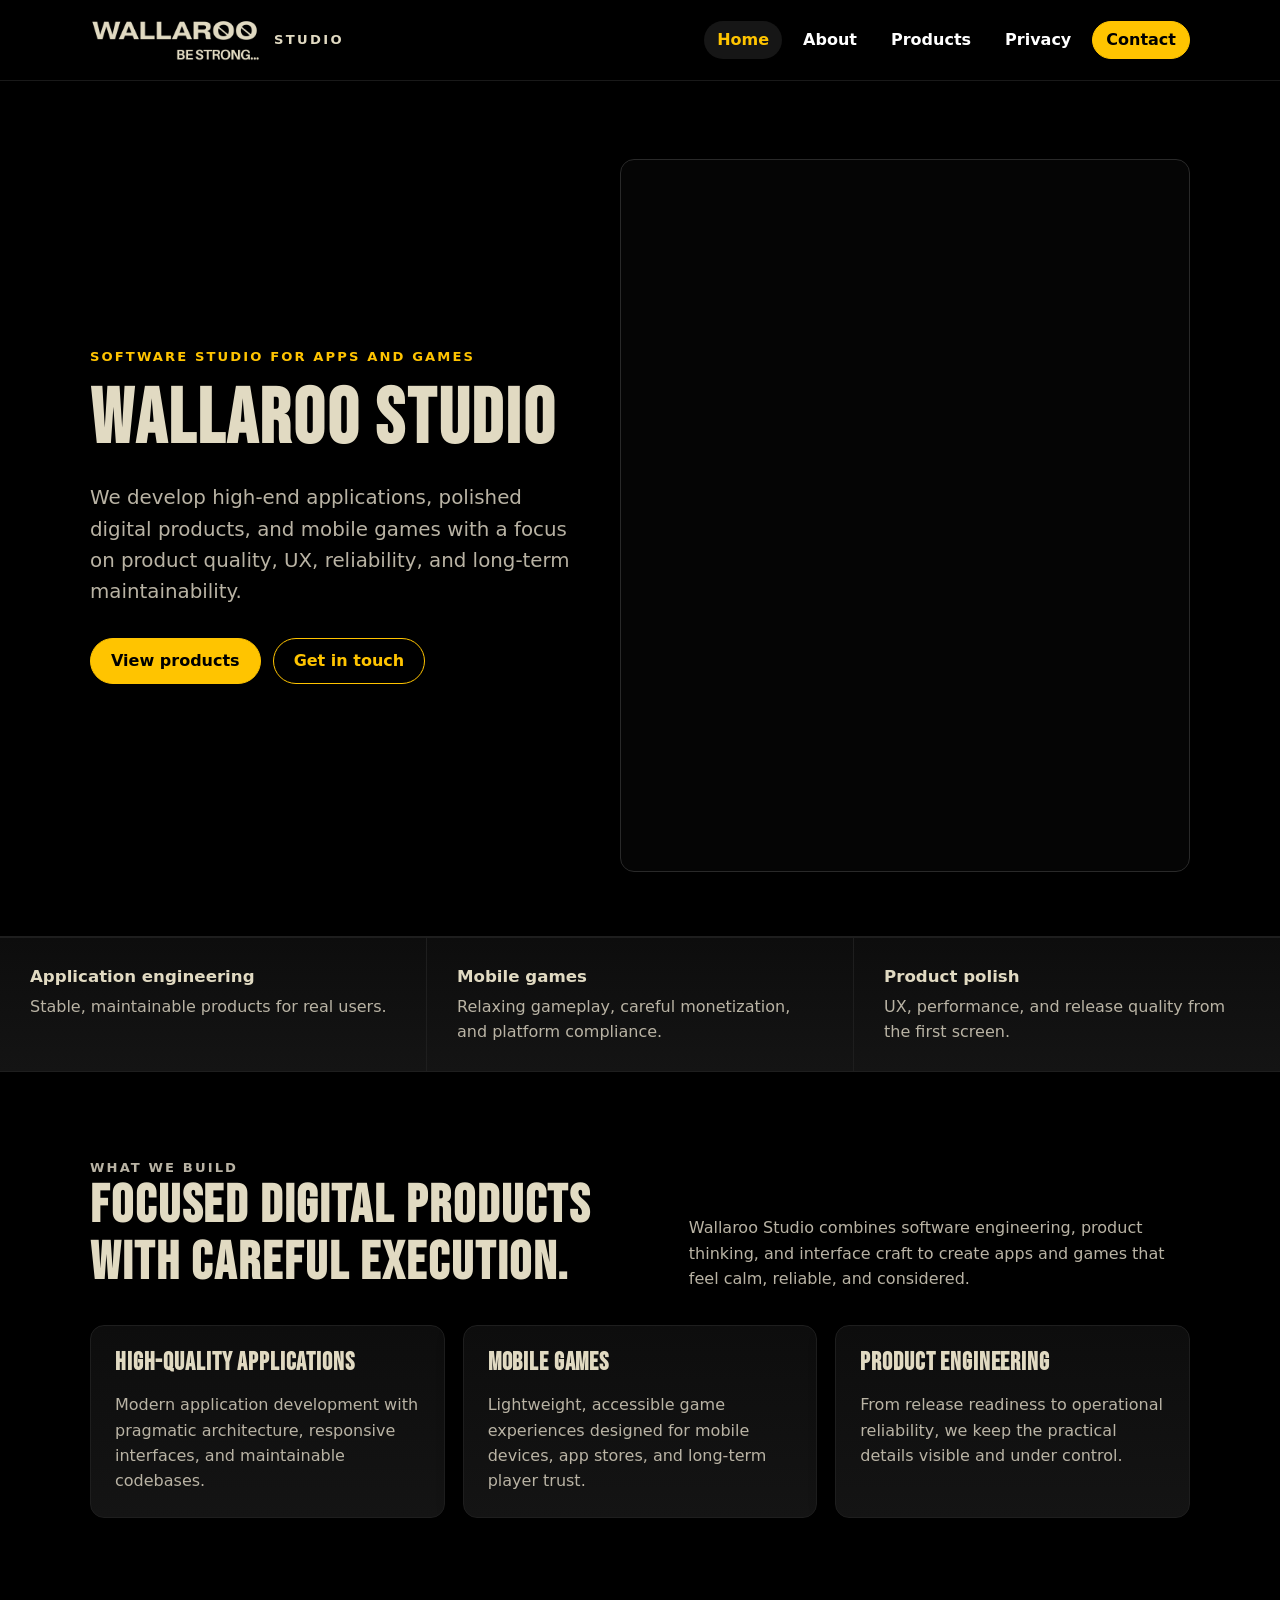
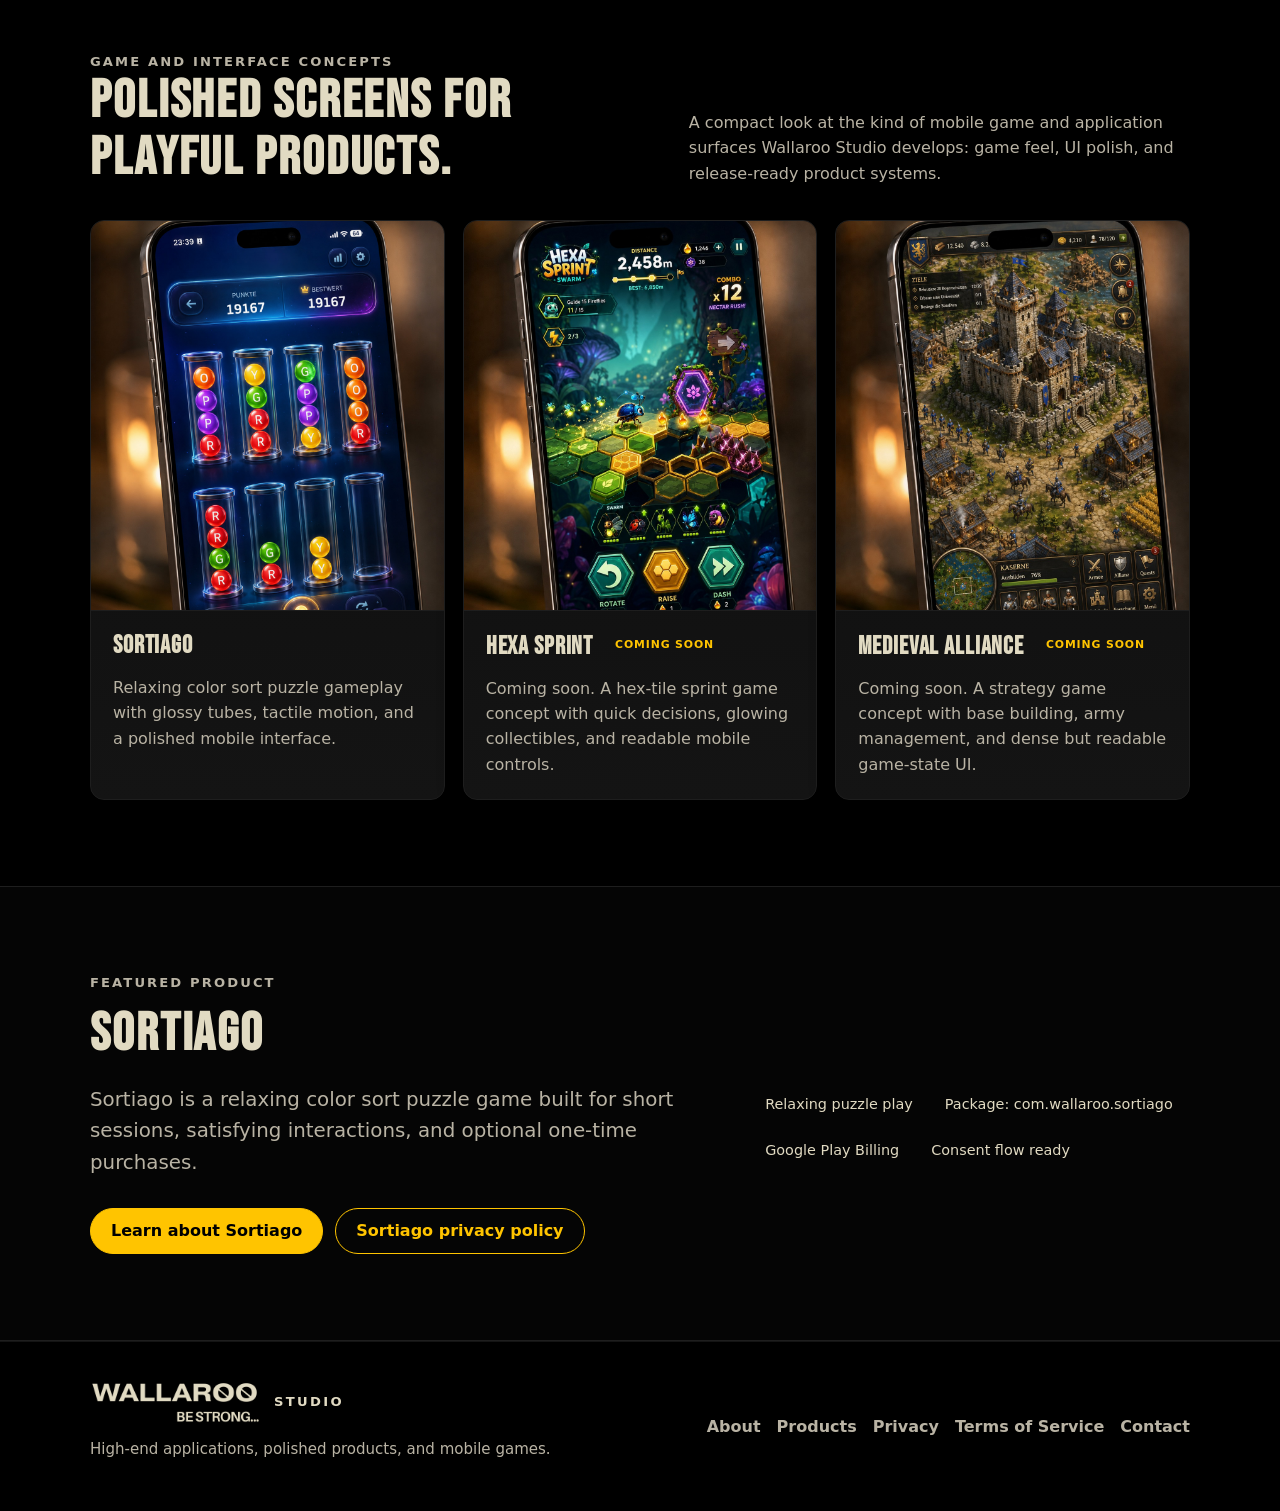
<file: index.html>
<!doctype html>
<html lang="en">
  <head>
    <meta charset="utf-8">
    <meta name="viewport" content="width=device-width, initial-scale=1">
    <title>Wallaroo Studio | High-End Applications and Mobile Games</title>
    <meta name="description" content="Wallaroo Studio develops polished applications, dependable digital products, and relaxing mobile games including Sortiago.">
    <link rel="canonical" href="https://wallaroo.studio/">
    <meta property="og:title" content="Wallaroo Studio">
    <meta property="og:description" content="High-end applications, product engineering, UX, reliability, and mobile games.">
    <meta property="og:type" content="website">
    <meta property="og:url" content="https://wallaroo.studio/">
    <link rel="icon" href="/assets/favicon.svg" type="image/svg+xml">
    <link rel="preconnect" href="https://fonts.googleapis.com">
    <link rel="preconnect" href="https://fonts.gstatic.com" crossorigin>
    <link href="https://fonts.googleapis.com/css2?family=Bebas+Neue&display=swap" rel="stylesheet">
    <link rel="stylesheet" href="/assets/site.css">
  </head>
  <body>
    <header class="site-header">
      <nav class="nav" aria-label="Main navigation">
        <a class="brand" href="/">
          <span class="brand-mark" aria-hidden="true">W</span>
          <span>Studio</span>
        </a>
        <ul class="nav-links">
          <li><a href="/" aria-current="page">Home</a></li>
          <li><a href="/about/">About</a></li>
          <li><a href="/products/">Products</a></li>
          <li><a href="/sortiago/privacy/">Privacy</a></li>
          <li><a class="nav-cta" href="/contact/">Contact</a></li>
        </ul>
      </nav>
    </header>

    <main>
      <section class="hero">
        <div class="hero-inner">
          <div>
            <p class="eyebrow">Software studio for apps and games</p>
            <h1>Wallaroo Studio</h1>
            <p class="lead">
              We develop high-end applications, polished digital products, and mobile games with a focus on product quality, UX, reliability, and long-term maintainability.
            </p>
            <div class="hero-actions">
              <a class="button" href="/products/">View products</a>
              <a class="button secondary" href="/contact/">Get in touch</a>
            </div>
          </div>
          <div class="hero-media" aria-label="Wallaroo Studio product slideshow">
            <div class="hero-slideshow">
              <img class="hero-slide" src="/assets/sortiago.jpg" alt="Sortiago color sort puzzle game shown on a mobile phone">
              <img class="hero-slide" src="/assets/Hexa_sprint.jpg" alt="Hexa Sprint mobile game interface on a forest hex-tile track">
              <img class="hero-slide" src="/assets/MA_strategy.jpg" alt="Medieval Alliance strategy game interface on a mobile phone">
              <img class="hero-slide" src="/assets/Lexion_dict.jpg" alt="Lexion translator app interface shown on a mobile phone">
            </div>
          </div>
        </div>
      </section>

      <section class="proof-strip" aria-label="Studio focus">
        <div class="proof-item">
          <strong>Application engineering</strong>
          <span>Stable, maintainable products for real users.</span>
        </div>
        <div class="proof-item">
          <strong>Mobile games</strong>
          <span>Relaxing gameplay, careful monetization, and platform compliance.</span>
        </div>
        <div class="proof-item">
          <strong>Product polish</strong>
          <span>UX, performance, and release quality from the first screen.</span>
        </div>
      </section>

      <section class="section">
        <div class="section-heading">
          <div>
            <p class="eyebrow">What we build</p>
            <h2>Focused digital products with careful execution.</h2>
          </div>
          <p>
            Wallaroo Studio combines software engineering, product thinking, and interface craft to create apps and games that feel calm, reliable, and considered.
          </p>
        </div>
        <div class="grid">
          <article class="card">
            <h3>High-quality applications</h3>
            <p>Modern application development with pragmatic architecture, responsive interfaces, and maintainable codebases.</p>
          </article>
          <article class="card">
            <h3>Mobile games</h3>
            <p>Lightweight, accessible game experiences designed for mobile devices, app stores, and long-term player trust.</p>
          </article>
          <article class="card">
            <h3>Product engineering</h3>
            <p>From release readiness to operational reliability, we keep the practical details visible and under control.</p>
          </article>
        </div>
      </section>

      <section class="section compact">
        <div class="section-heading">
          <div>
            <p class="eyebrow">Game and interface concepts</p>
            <h2>Polished screens for playful products.</h2>
          </div>
          <p>
            A compact look at the kind of mobile game and application surfaces Wallaroo Studio develops: game feel, UI polish, and release-ready product systems.
          </p>
        </div>
        <div class="showcase-grid">
          <article class="showcase-card">
            <img src="/assets/sortiago.jpg" alt="Sortiago color sort puzzle game interface on a mobile phone">
            <div class="showcase-copy">
              <h3>Sortiago</h3>
              <p>Relaxing color sort puzzle gameplay with glossy tubes, tactile motion, and a polished mobile interface.</p>
            </div>
          </article>
          <article class="showcase-card">
            <img src="/assets/Hexa_sprint.jpg" alt="Hexa Sprint mobile game interface on a forest hex-tile track">
            <div class="showcase-copy">
              <h3>Hexa Sprint <span class="status-badge">Coming soon</span></h3>
              <p>Coming soon. A hex-tile sprint game concept with quick decisions, glowing collectibles, and readable mobile controls.</p>
            </div>
          </article>
          <article class="showcase-card">
            <img src="/assets/MA_strategy.jpg" alt="Medieval Alliance strategy game interface on a mobile phone">
            <div class="showcase-copy">
              <h3>Medieval Alliance <span class="status-badge">Coming soon</span></h3>
              <p>Coming soon. A strategy game concept with base building, army management, and dense but readable game-state UI.</p>
            </div>
          </article>
        </div>
      </section>

      <section class="feature-band">
        <div class="section">
          <div>
            <p class="eyebrow">Featured product</p>
            <h2>Sortiago</h2>
            <p class="lead">
              Sortiago is a relaxing color sort puzzle game built for short sessions, satisfying interactions, and optional one-time purchases.
            </p>
            <div class="button-row">
              <a class="button" href="/products/">Learn about Sortiago</a>
              <a class="button secondary" href="/sortiago/privacy/">Sortiago privacy policy</a>
            </div>
          </div>
          <ul class="tag-list" aria-label="Sortiago details">
            <li>Relaxing puzzle play</li>
            <li>Package: com.wallaroo.sortiago</li>
            <li>Google Play Billing</li>
            <li>Consent flow ready</li>
          </ul>
        </div>
      </section>
    </main>

    <footer class="site-footer">
      <div class="footer-inner">
        <div>
          <a class="brand" href="/">
            <span class="brand-mark" aria-hidden="true">W</span>
            <span>Studio</span>
          </a>
          <p class="small">High-end applications, polished products, and mobile games.</p>
        </div>
        <div class="footer-links">
          <a href="/about/">About</a>
          <a href="/products/">Products</a>
          <a href="/sortiago/privacy/">Privacy</a>
          <a href="/sortiago/terms/">Terms of Service</a>
          <a href="/contact/">Contact</a>
        </div>
      </div>
    </footer>
  </body>
</html>
</file>
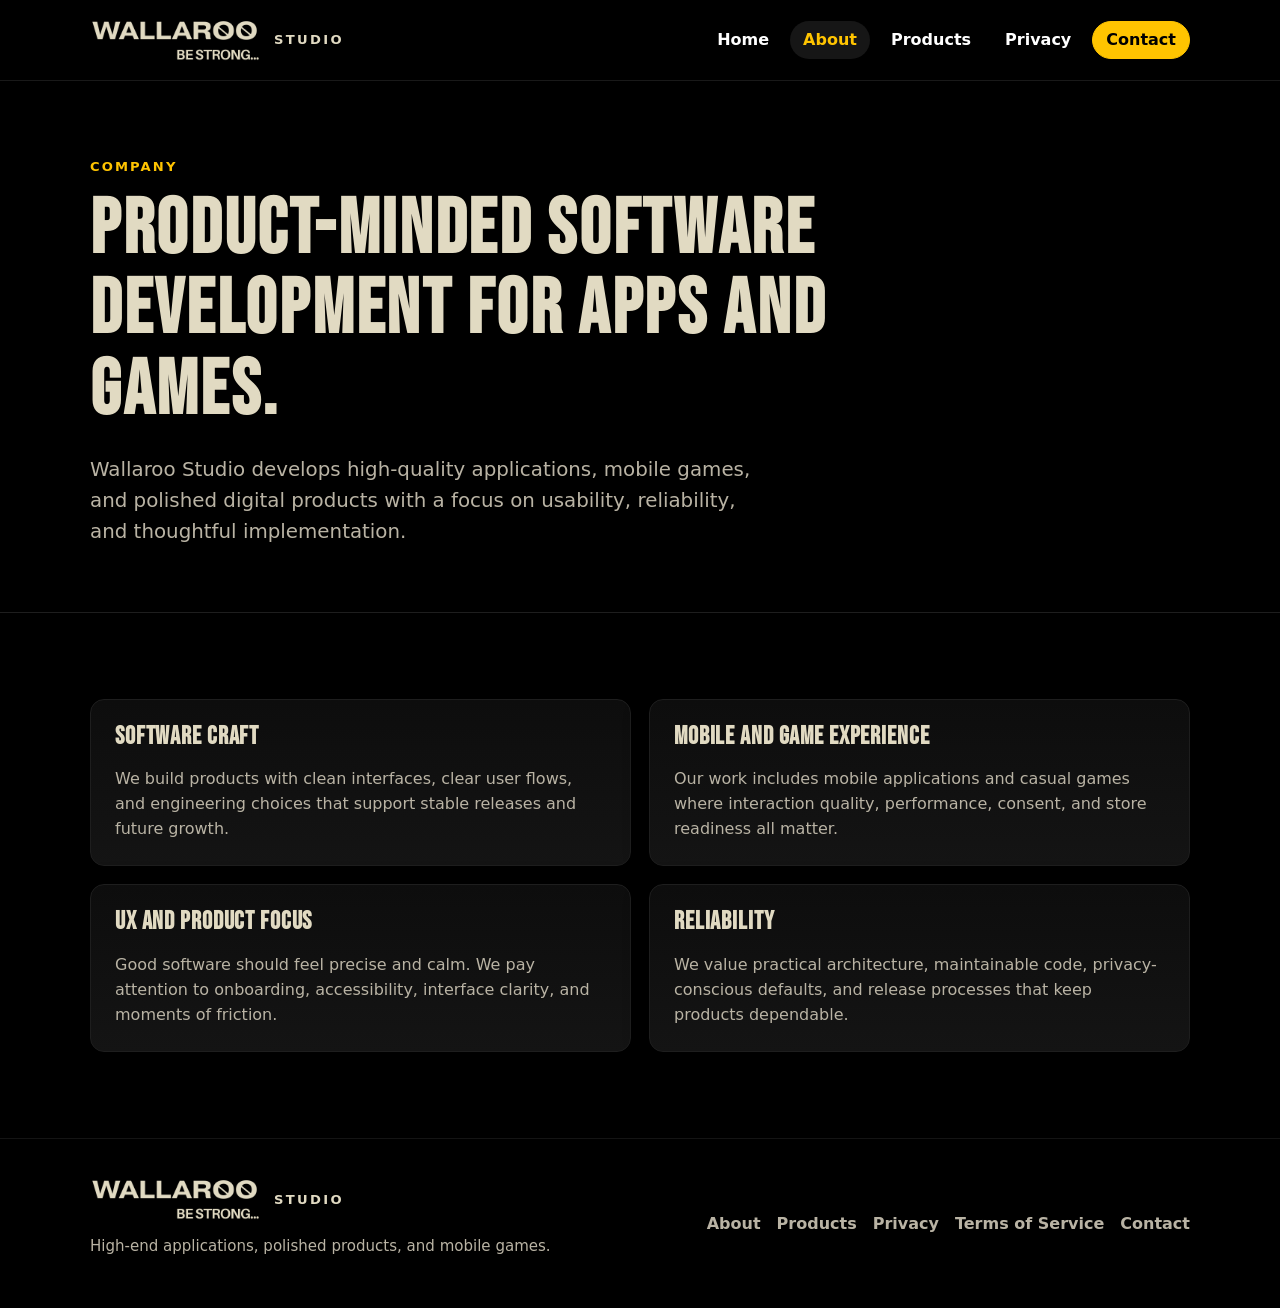
<file: about/index.html>
<!doctype html>
<html lang="en">
  <head>
    <meta charset="utf-8">
    <meta name="viewport" content="width=device-width, initial-scale=1">
    <title>About Wallaroo Studio | Company Profile</title>
    <meta name="description" content="Wallaroo Studio is a software studio focused on high-quality applications, mobile games, product engineering, UX, and reliability.">
    <link rel="canonical" href="https://wallaroo.studio/about/">
    <link rel="icon" href="/assets/favicon.svg" type="image/svg+xml">
    <link rel="preconnect" href="https://fonts.googleapis.com">
    <link rel="preconnect" href="https://fonts.gstatic.com" crossorigin>
    <link href="https://fonts.googleapis.com/css2?family=Bebas+Neue&display=swap" rel="stylesheet">
    <link rel="stylesheet" href="/assets/site.css">
  </head>
  <body>
    <header class="site-header">
      <nav class="nav" aria-label="Main navigation">
        <a class="brand" href="/"><span class="brand-mark" aria-hidden="true">W</span><span>Studio</span></a>
        <ul class="nav-links">
          <li><a href="/">Home</a></li>
          <li><a href="/about/" aria-current="page">About</a></li>
          <li><a href="/products/">Products</a></li>
          <li><a href="/sortiago/privacy/">Privacy</a></li>
          <li><a class="nav-cta" href="/contact/">Contact</a></li>
        </ul>
      </nav>
    </header>

    <main>
      <section class="page-hero">
        <div class="section">
          <p class="eyebrow">Company</p>
          <h1>Product-minded software development for apps and games.</h1>
          <p class="lead">
            Wallaroo Studio develops high-quality applications, mobile games, and polished digital products with a focus on usability, reliability, and thoughtful implementation.
          </p>
        </div>
      </section>

      <section class="section">
        <div class="grid two">
          <article class="card">
            <h3>Software craft</h3>
            <p>
              We build products with clean interfaces, clear user flows, and engineering choices that support stable releases and future growth.
            </p>
          </article>
          <article class="card">
            <h3>Mobile and game experience</h3>
            <p>
              Our work includes mobile applications and casual games where interaction quality, performance, consent, and store readiness all matter.
            </p>
          </article>
          <article class="card">
            <h3>UX and product focus</h3>
            <p>
              Good software should feel precise and calm. We pay attention to onboarding, accessibility, interface clarity, and moments of friction.
            </p>
          </article>
          <article class="card">
            <h3>Reliability</h3>
            <p>
              We value practical architecture, maintainable code, privacy-conscious defaults, and release processes that keep products dependable.
            </p>
          </article>
        </div>
      </section>
    </main>

    <footer class="site-footer">
      <div class="footer-inner">
        <div>
          <a class="brand" href="/"><span class="brand-mark" aria-hidden="true">W</span><span>Studio</span></a>
          <p class="small">High-end applications, polished products, and mobile games.</p>
        </div>
        <div class="footer-links">
          <a href="/about/">About</a>
          <a href="/products/">Products</a>
          <a href="/sortiago/privacy/">Privacy</a>
          <a href="/sortiago/terms/">Terms of Service</a>
          <a href="/contact/">Contact</a>
        </div>
      </div>
    </footer>
  </body>
</html>
</file>
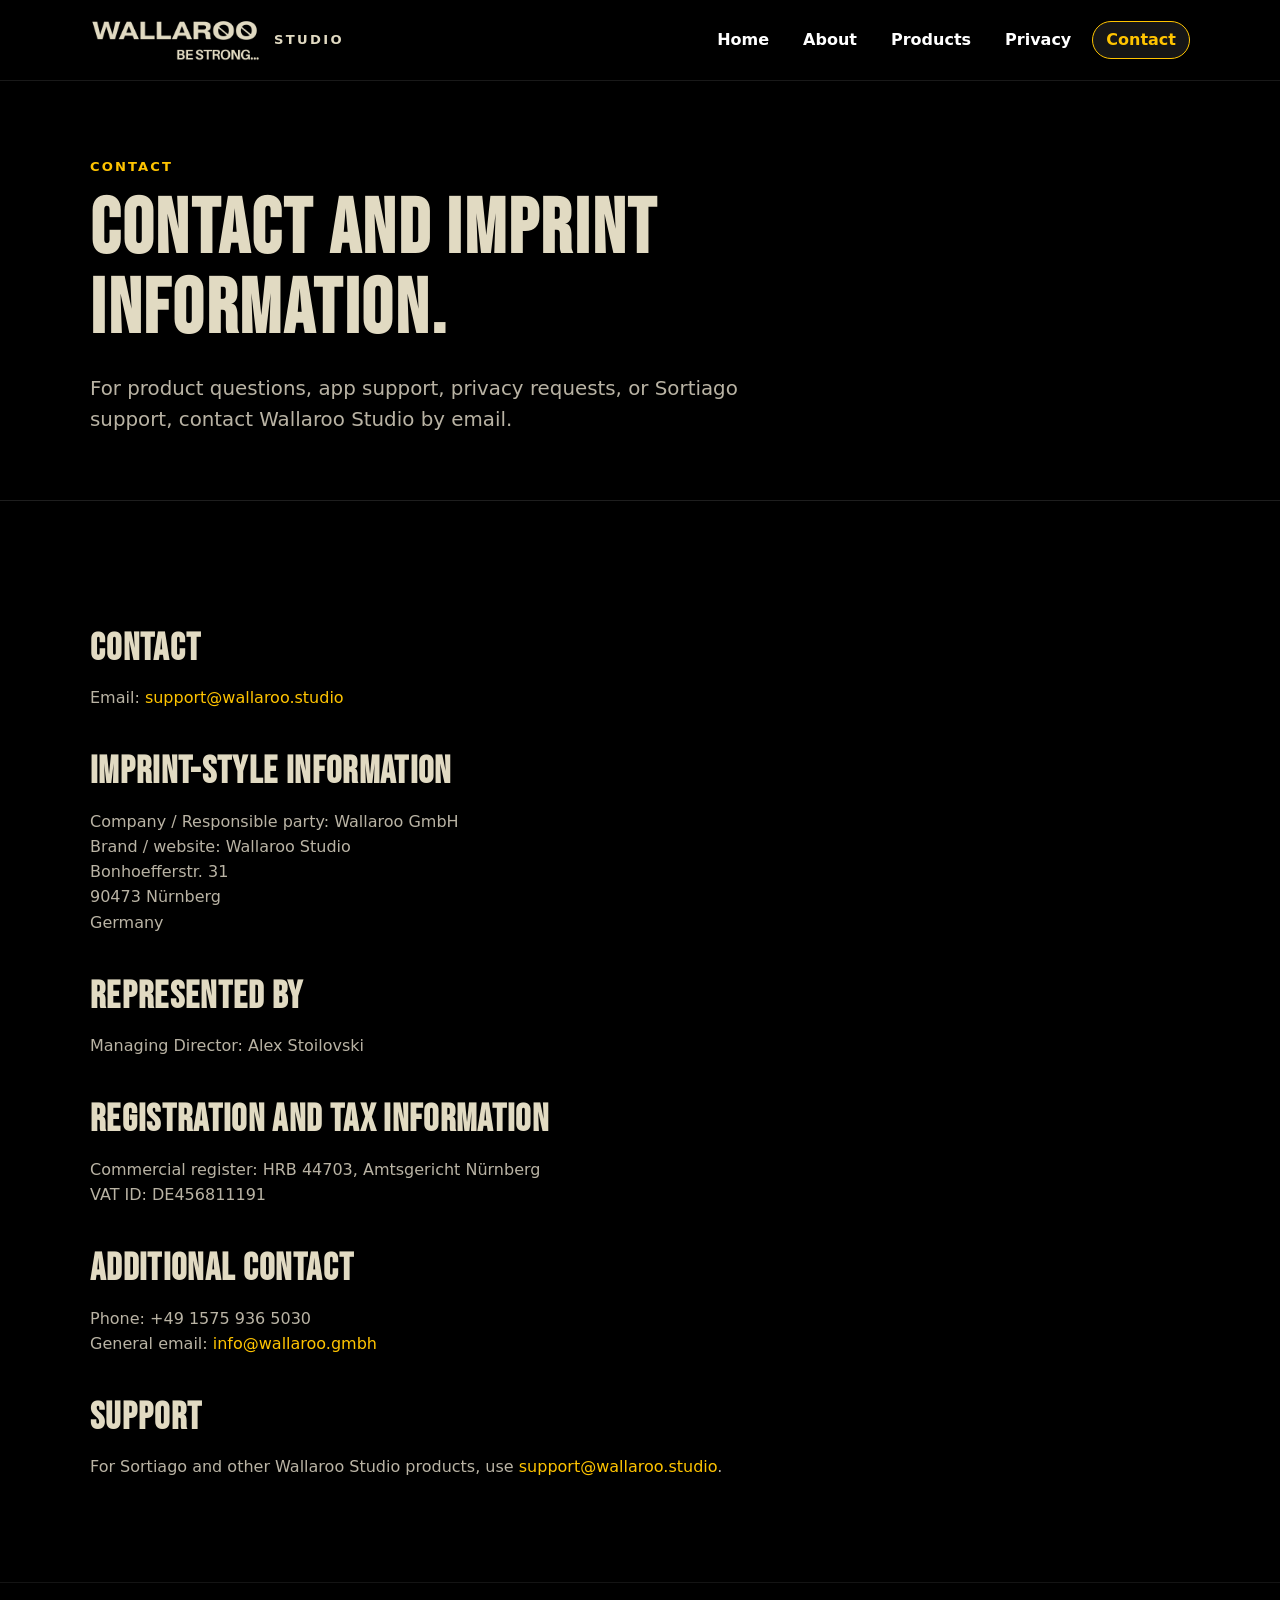
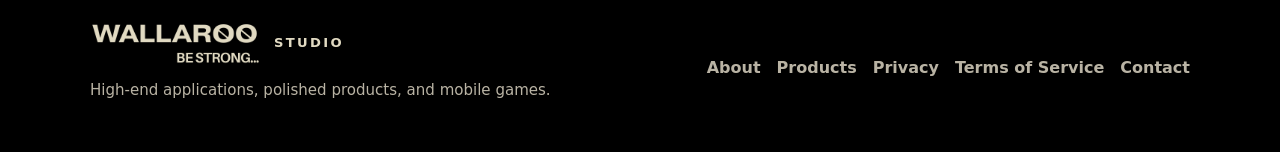
<file: contact/index.html>
<!doctype html>
<html lang="en">
  <head>
    <meta charset="utf-8">
    <meta name="viewport" content="width=device-width, initial-scale=1">
    <title>Contact and Imprint | Wallaroo Studio</title>
    <meta name="description" content="Contact Wallaroo Studio for product, app, game, and Sortiago support requests.">
    <link rel="canonical" href="https://wallaroo.studio/contact/">
    <link rel="icon" href="/assets/favicon.svg" type="image/svg+xml">
    <link rel="preconnect" href="https://fonts.googleapis.com">
    <link rel="preconnect" href="https://fonts.gstatic.com" crossorigin>
    <link href="https://fonts.googleapis.com/css2?family=Bebas+Neue&display=swap" rel="stylesheet">
    <link rel="stylesheet" href="/assets/site.css">
  </head>
  <body>
    <header class="site-header">
      <nav class="nav" aria-label="Main navigation">
        <a class="brand" href="/"><span class="brand-mark" aria-hidden="true">W</span><span>Studio</span></a>
        <ul class="nav-links">
          <li><a href="/">Home</a></li>
          <li><a href="/about/">About</a></li>
          <li><a href="/products/">Products</a></li>
          <li><a href="/sortiago/privacy/">Privacy</a></li>
          <li><a class="nav-cta" href="/contact/" aria-current="page">Contact</a></li>
        </ul>
      </nav>
    </header>

    <main>
      <section class="page-hero">
        <div class="section">
          <p class="eyebrow">Contact</p>
          <h1>Contact and imprint information.</h1>
          <p class="lead">
            For product questions, app support, privacy requests, or Sortiago support, contact Wallaroo Studio by email.
          </p>
        </div>
      </section>

      <section class="section">
        <div class="content">
          <h2>Contact</h2>
          <p>
            Email: <a href="mailto:support@wallaroo.studio">support@wallaroo.studio</a>
          </p>

          <h2>Imprint-style Information</h2>
          <p>
            Company / Responsible party: Wallaroo GmbH<br>
            Brand / website: Wallaroo Studio<br>
            Bonhoefferstr. 31<br>
            90473 Nürnberg<br>
            Germany
          </p>

          <h2>Represented By</h2>
          <p>Managing Director: Alex Stoilovski</p>

          <h2>Registration and Tax Information</h2>
          <p>
            Commercial register: HRB 44703, Amtsgericht Nürnberg<br>
            VAT ID: DE456811191
          </p>

          <h2>Additional Contact</h2>
          <p>
            Phone: +49 1575 936 5030<br>
            General email: <a href="mailto:info@wallaroo.gmbh">info@wallaroo.gmbh</a>
          </p>

          <h2>Support</h2>
          <p>
            For Sortiago and other Wallaroo Studio products, use <a href="mailto:support@wallaroo.studio">support@wallaroo.studio</a>.
          </p>
        </div>
      </section>
    </main>

    <footer class="site-footer">
      <div class="footer-inner">
        <div>
          <a class="brand" href="/"><span class="brand-mark" aria-hidden="true">W</span><span>Studio</span></a>
          <p class="small">High-end applications, polished products, and mobile games.</p>
        </div>
        <div class="footer-links">
          <a href="/about/">About</a>
          <a href="/products/">Products</a>
          <a href="/sortiago/privacy/">Privacy</a>
          <a href="/sortiago/terms/">Terms of Service</a>
          <a href="/contact/">Contact</a>
        </div>
      </div>
    </footer>
  </body>
</html>
</file>
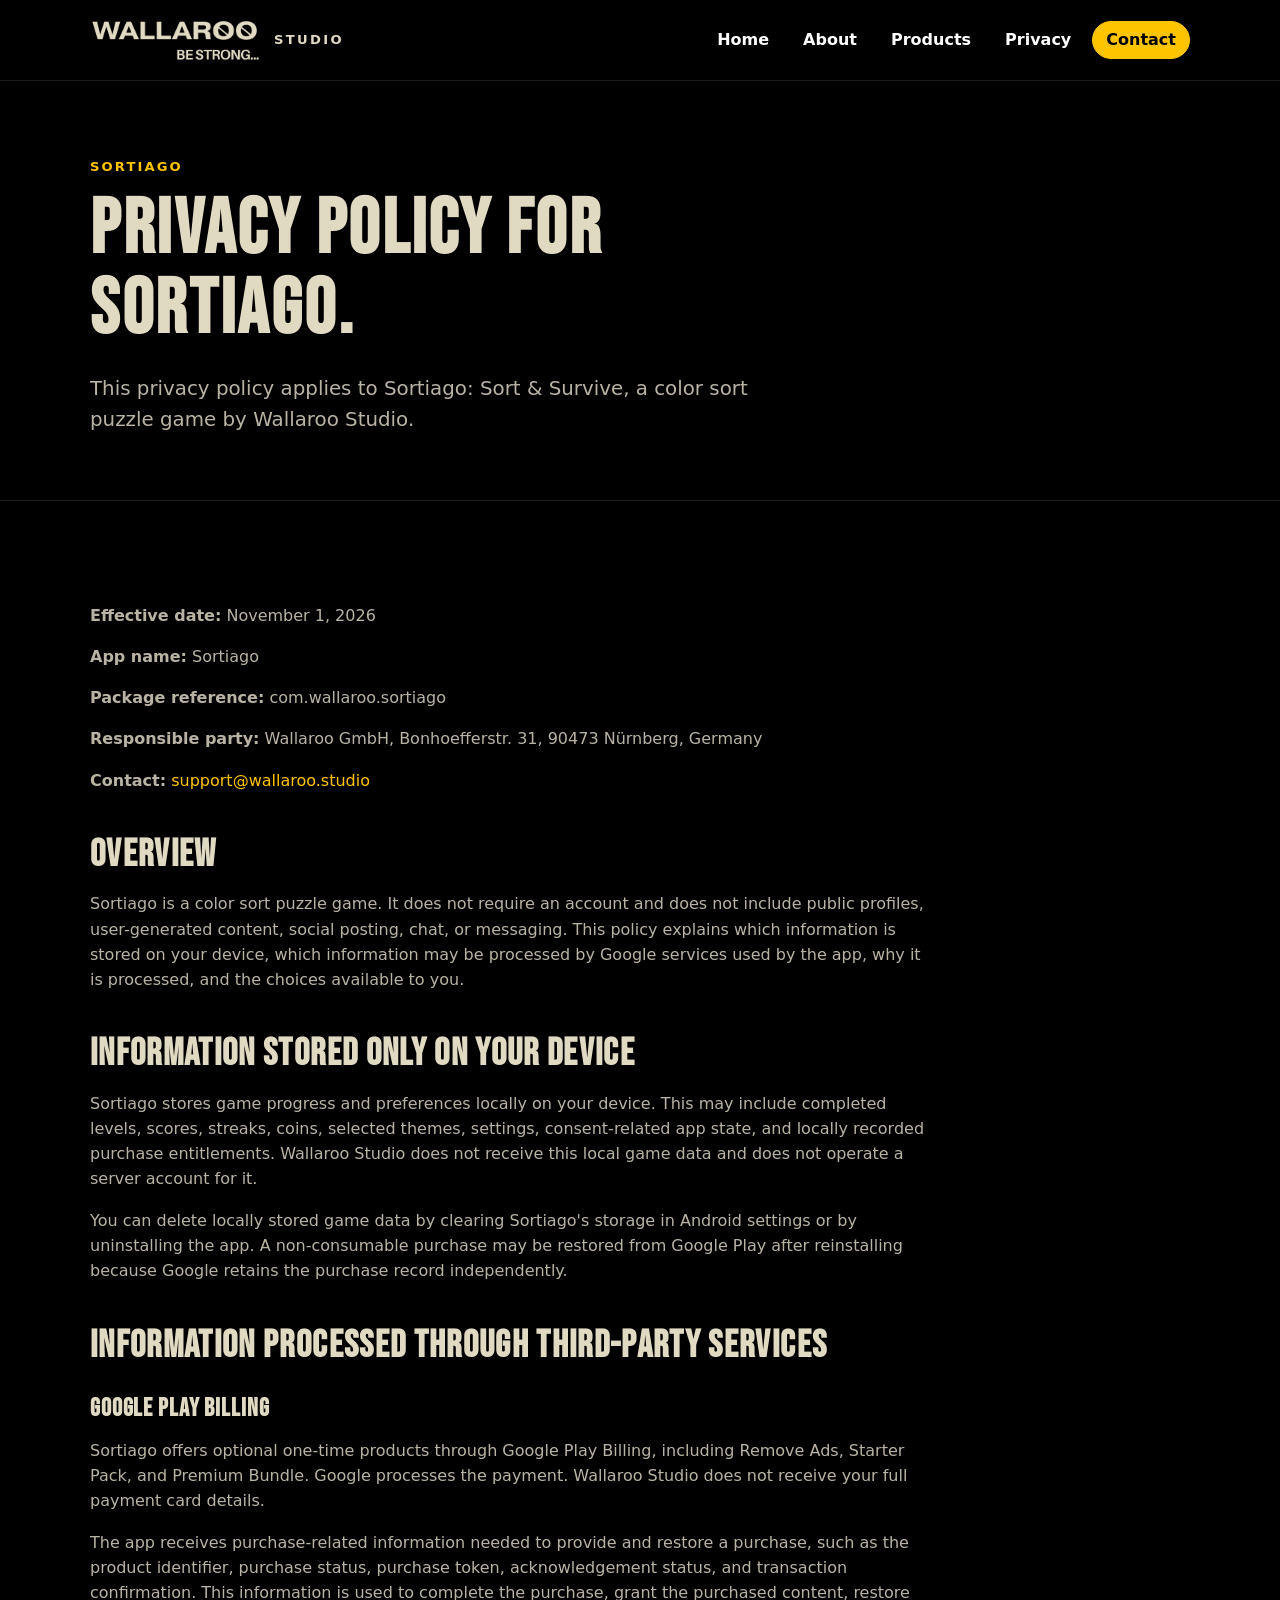
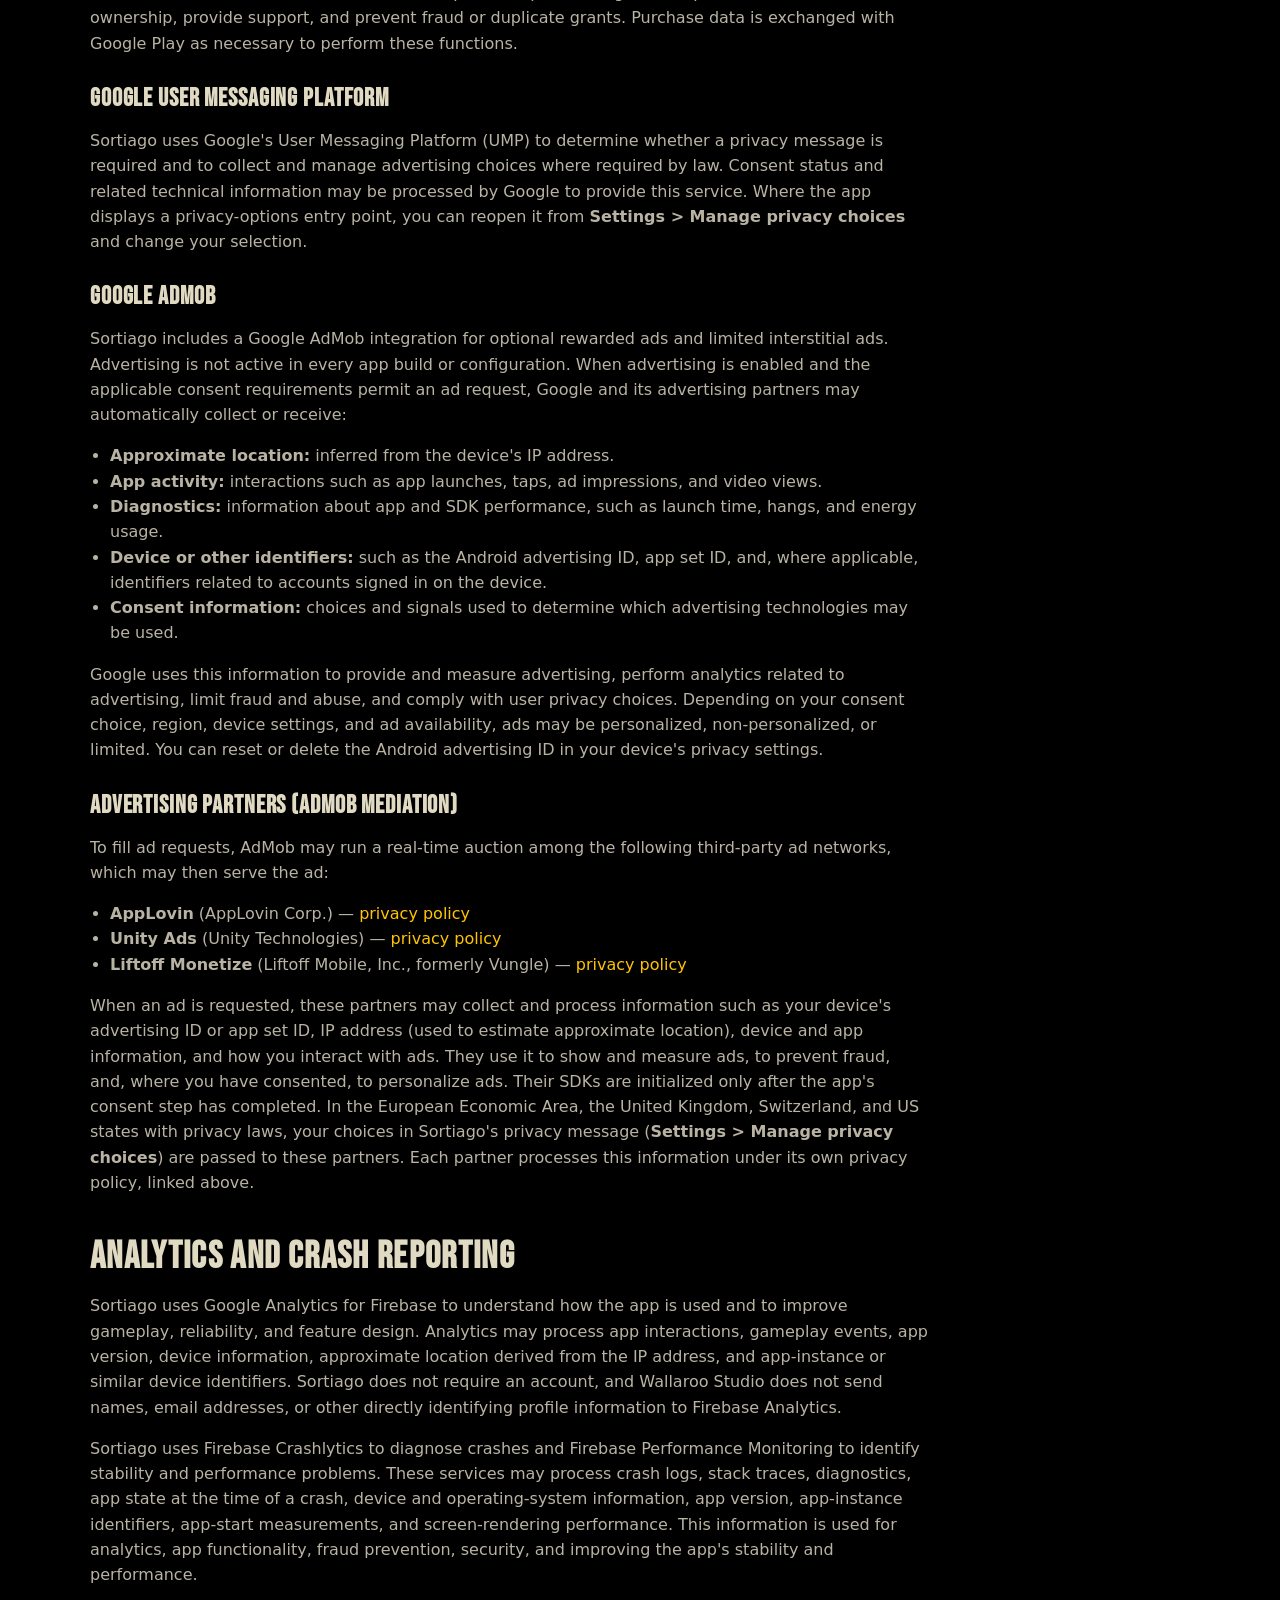
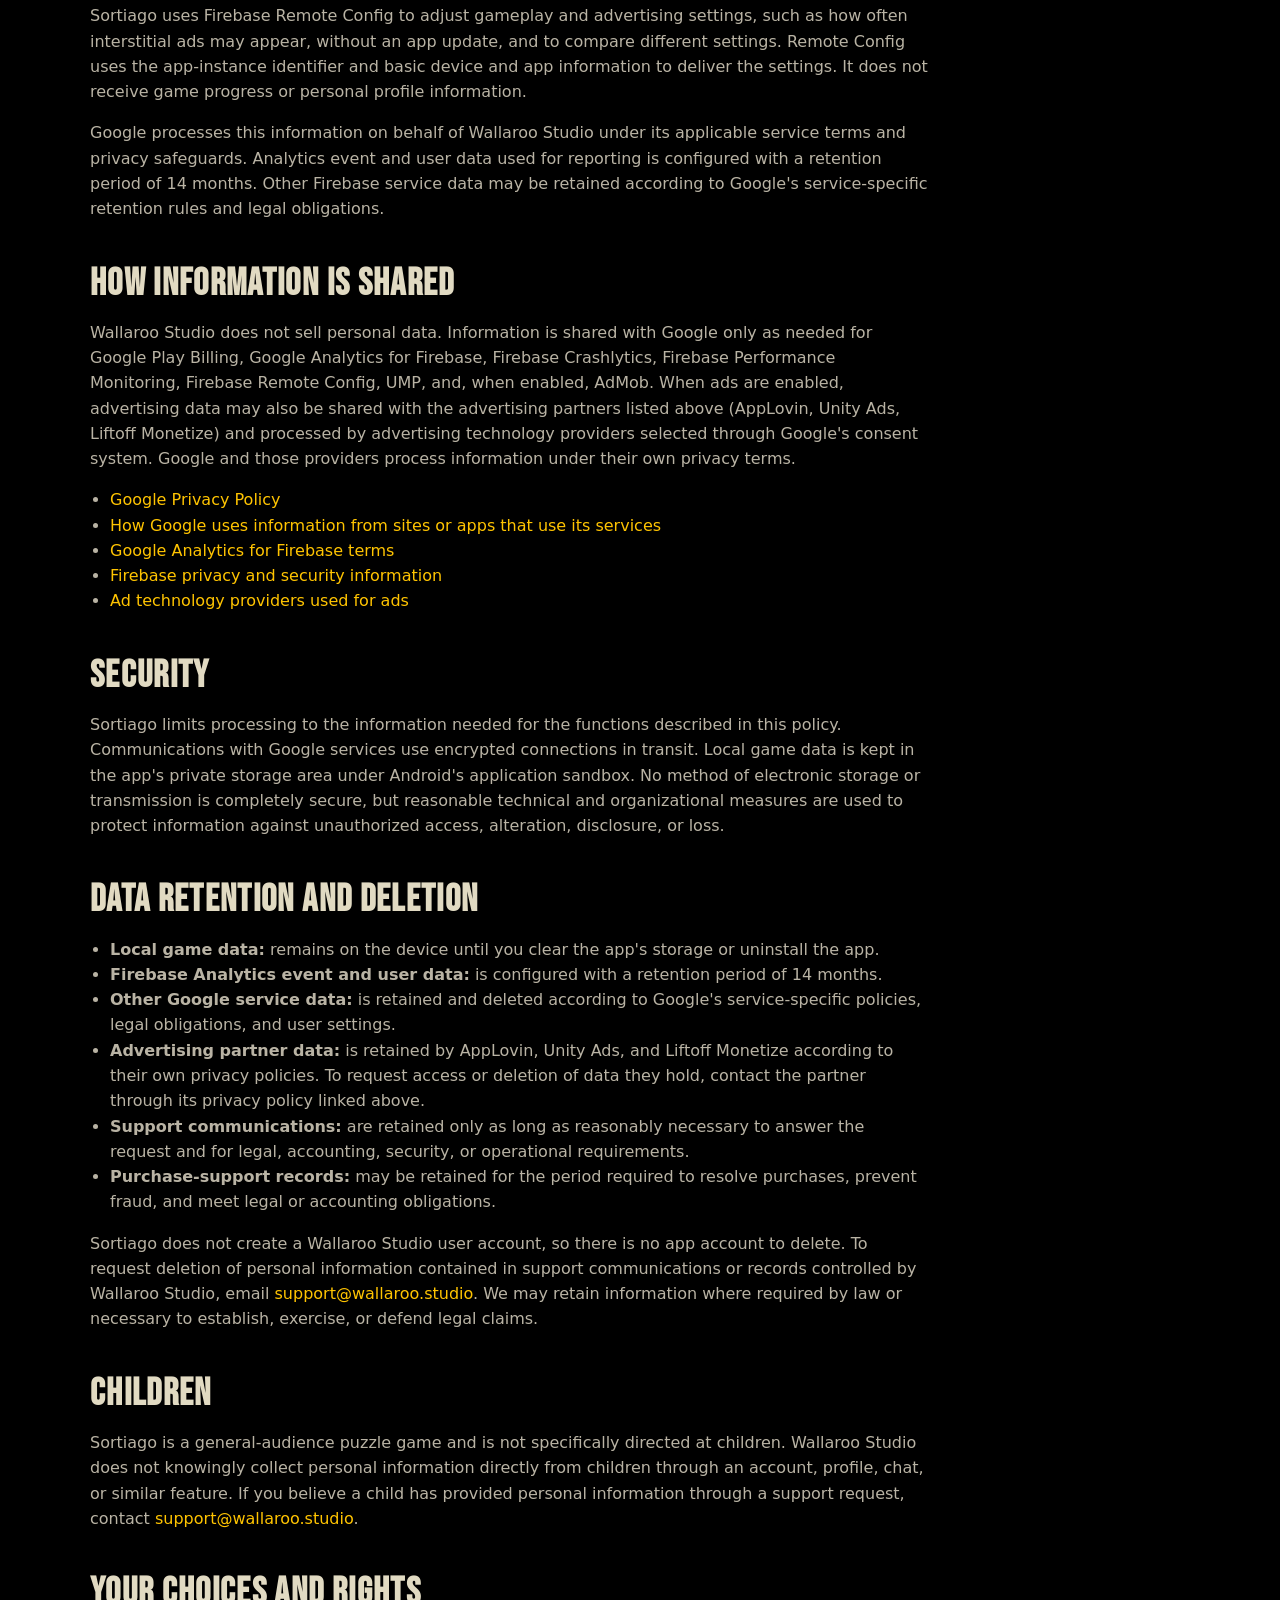
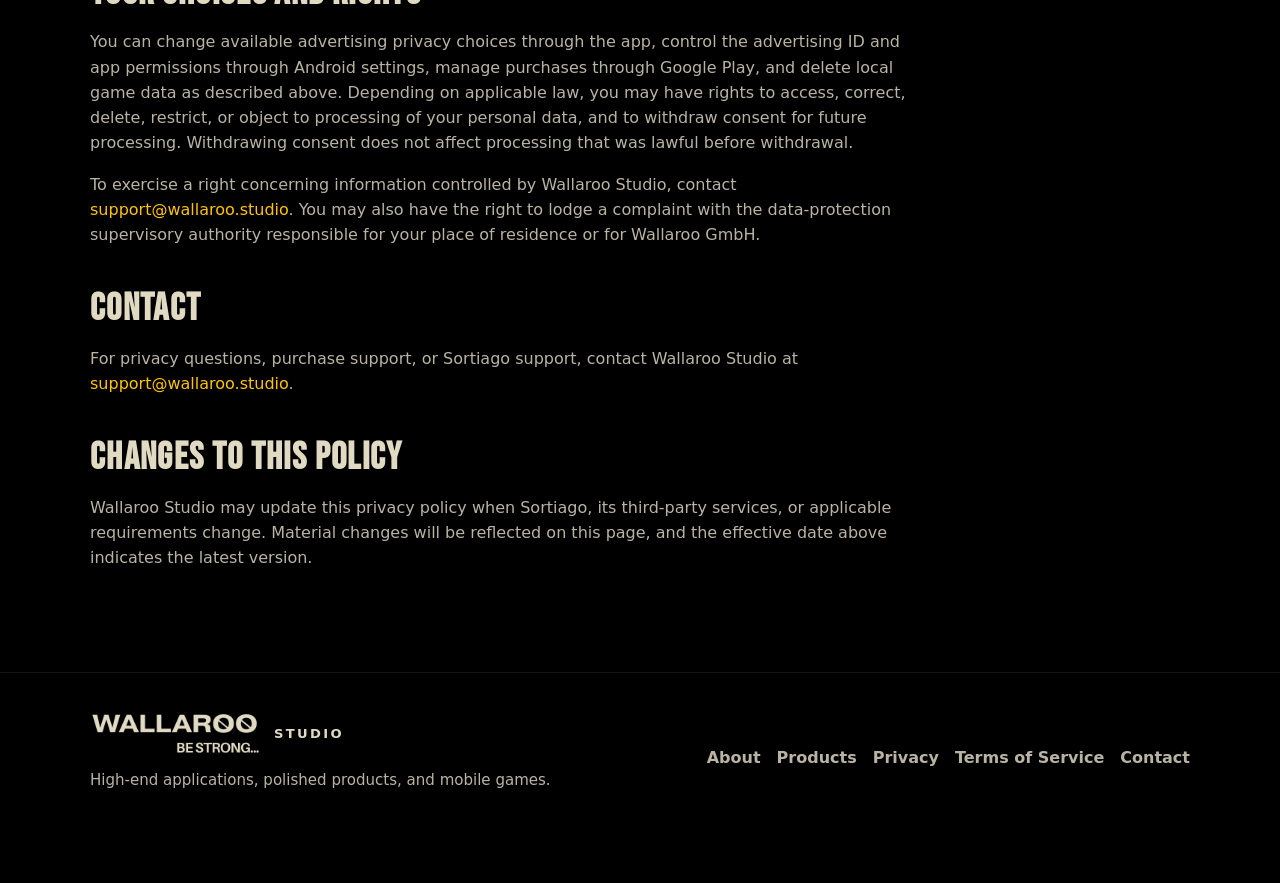
<file: privacy/index.html>
<!doctype html>
<html lang="en">
  <head>
    <meta charset="utf-8">
    <meta name="viewport" content="width=device-width, initial-scale=1">
    <meta http-equiv="refresh" content="0; url=/sortiago/privacy/">
    <meta name="robots" content="noindex">
    <title>Privacy Policy | Wallaroo Studio</title>
    <link rel="canonical" href="https://wallaroo.studio/sortiago/privacy/">
  </head>
  <body>
    <p><a href="/sortiago/privacy/">Continue to the Sortiago privacy policy</a>.</p>
  </body>
</html>
</file>
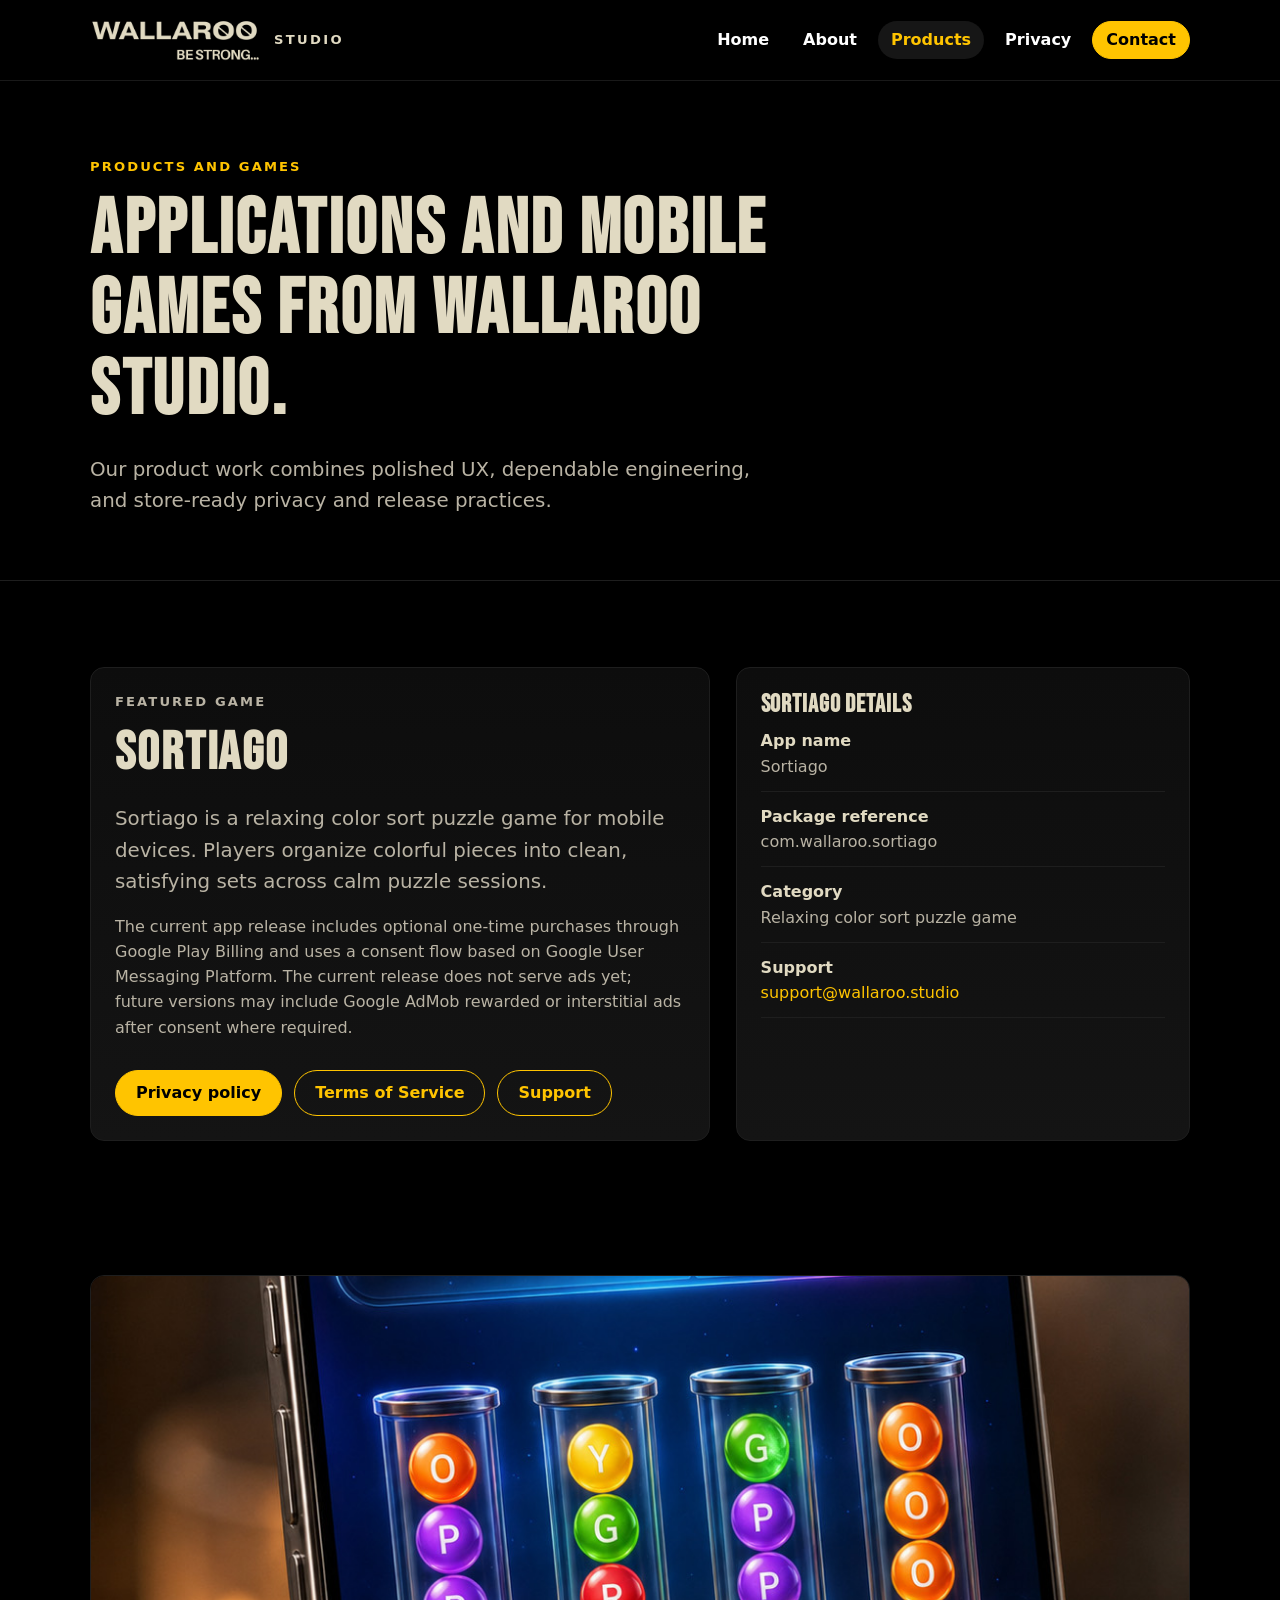
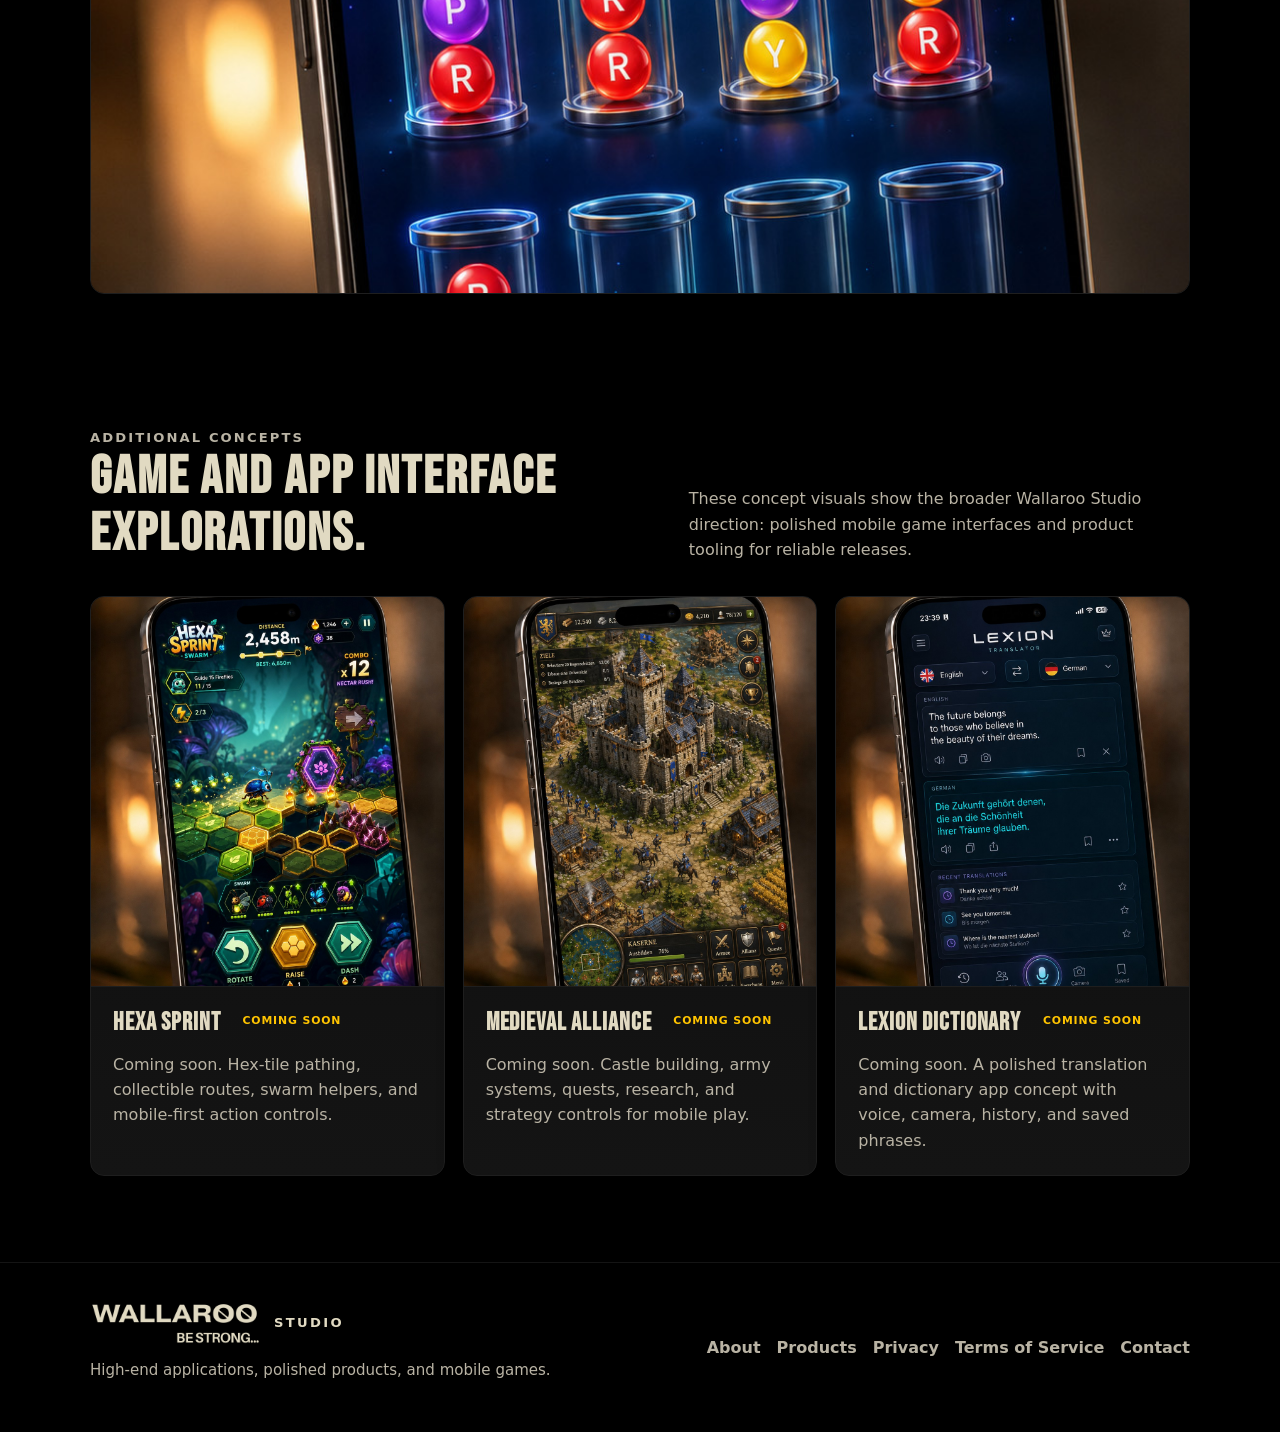
<file: products/index.html>
<!doctype html>
<html lang="en">
  <head>
    <meta charset="utf-8">
    <meta name="viewport" content="width=device-width, initial-scale=1">
    <title>Products and Games | Wallaroo Studio</title>
    <meta name="description" content="Wallaroo Studio products and games, including Sortiago, a relaxing color sort puzzle game for mobile devices.">
    <link rel="canonical" href="https://wallaroo.studio/products/">
    <link rel="icon" href="/assets/favicon.svg" type="image/svg+xml">
    <link rel="preconnect" href="https://fonts.googleapis.com">
    <link rel="preconnect" href="https://fonts.gstatic.com" crossorigin>
    <link href="https://fonts.googleapis.com/css2?family=Bebas+Neue&display=swap" rel="stylesheet">
    <link rel="stylesheet" href="/assets/site.css">
  </head>
  <body>
    <header class="site-header">
      <nav class="nav" aria-label="Main navigation">
        <a class="brand" href="/"><span class="brand-mark" aria-hidden="true">W</span><span>Studio</span></a>
        <ul class="nav-links">
          <li><a href="/">Home</a></li>
          <li><a href="/about/">About</a></li>
          <li><a href="/products/" aria-current="page">Products</a></li>
          <li><a href="/sortiago/privacy/">Privacy</a></li>
          <li><a class="nav-cta" href="/contact/">Contact</a></li>
        </ul>
      </nav>
    </header>

    <main>
      <section class="page-hero">
        <div class="section">
          <p class="eyebrow">Products and games</p>
          <h1>Applications and mobile games from Wallaroo Studio.</h1>
          <p class="lead">
            Our product work combines polished UX, dependable engineering, and store-ready privacy and release practices.
          </p>
        </div>
      </section>

      <section class="section">
        <div class="product-layout">
          <article class="card">
            <p class="eyebrow">Featured game</p>
            <h2>Sortiago</h2>
            <p class="lead">
              Sortiago is a relaxing color sort puzzle game for mobile devices. Players organize colorful pieces into clean, satisfying sets across calm puzzle sessions.
            </p>
            <p>
              The current app release includes optional one-time purchases through Google Play Billing and uses a consent flow based on Google User Messaging Platform. The current release does not serve ads yet; future versions may include Google AdMob rewarded or interstitial ads after consent where required.
            </p>
            <div class="button-row">
              <a class="button" href="/sortiago/privacy/">Privacy policy</a>
              <a class="button secondary" href="/sortiago/terms/">Terms of Service</a>
              <a class="button secondary" href="mailto:support@wallaroo.studio">Support</a>
            </div>
          </article>

          <aside class="card">
            <h3>Sortiago details</h3>
            <ul class="meta-list">
              <li>
                <strong>App name</strong>
                <span>Sortiago</span>
              </li>
              <li>
                <strong>Package reference</strong>
                <span>com.wallaroo.sortiago</span>
              </li>
              <li>
                <strong>Category</strong>
                <span>Relaxing color sort puzzle game</span>
              </li>
              <li>
                <strong>Support</strong>
                <a href="mailto:support@wallaroo.studio">support@wallaroo.studio</a>
              </li>
            </ul>
          </aside>
        </div>
      </section>

      <section class="section compact">
        <div class="product-shot">
          <img src="/assets/sortiago.jpg" alt="Sortiago color sort puzzle shown as a premium mobile game interface">
        </div>
      </section>

      <section class="section compact">
        <div class="section-heading">
          <div>
            <p class="eyebrow">Additional concepts</p>
            <h2>Game and app interface explorations.</h2>
          </div>
          <p>
            These concept visuals show the broader Wallaroo Studio direction: polished mobile game interfaces and product tooling for reliable releases.
          </p>
        </div>
        <div class="showcase-grid">
          <article class="showcase-card">
            <img src="/assets/Hexa_sprint.jpg" alt="Hexa Sprint mobile game interface on a forest hex-tile track">
            <div class="showcase-copy">
              <h3>Hexa Sprint <span class="status-badge">Coming soon</span></h3>
              <p>Coming soon. Hex-tile pathing, collectible routes, swarm helpers, and mobile-first action controls.</p>
            </div>
          </article>
          <article class="showcase-card">
            <img src="/assets/MA_strategy.jpg" alt="Medieval Alliance strategy game interface on a mobile phone">
            <div class="showcase-copy">
              <h3>Medieval Alliance <span class="status-badge">Coming soon</span></h3>
              <p>Coming soon. Castle building, army systems, quests, research, and strategy controls for mobile play.</p>
            </div>
          </article>
          <article class="showcase-card">
            <img src="/assets/Lexion_dict.jpg" alt="Lexion translator and dictionary app interface on a mobile phone">
            <div class="showcase-copy">
              <h3>Lexion Dictionary <span class="status-badge">Coming soon</span></h3>
              <p>Coming soon. A polished translation and dictionary app concept with voice, camera, history, and saved phrases.</p>
            </div>
          </article>
        </div>
      </section>
    </main>

    <footer class="site-footer">
      <div class="footer-inner">
        <div>
          <a class="brand" href="/"><span class="brand-mark" aria-hidden="true">W</span><span>Studio</span></a>
          <p class="small">High-end applications, polished products, and mobile games.</p>
        </div>
        <div class="footer-links">
          <a href="/about/">About</a>
          <a href="/products/">Products</a>
          <a href="/sortiago/privacy/">Privacy</a>
          <a href="/sortiago/terms/">Terms of Service</a>
          <a href="/contact/">Contact</a>
        </div>
      </div>
    </footer>
  </body>
</html>
</file>
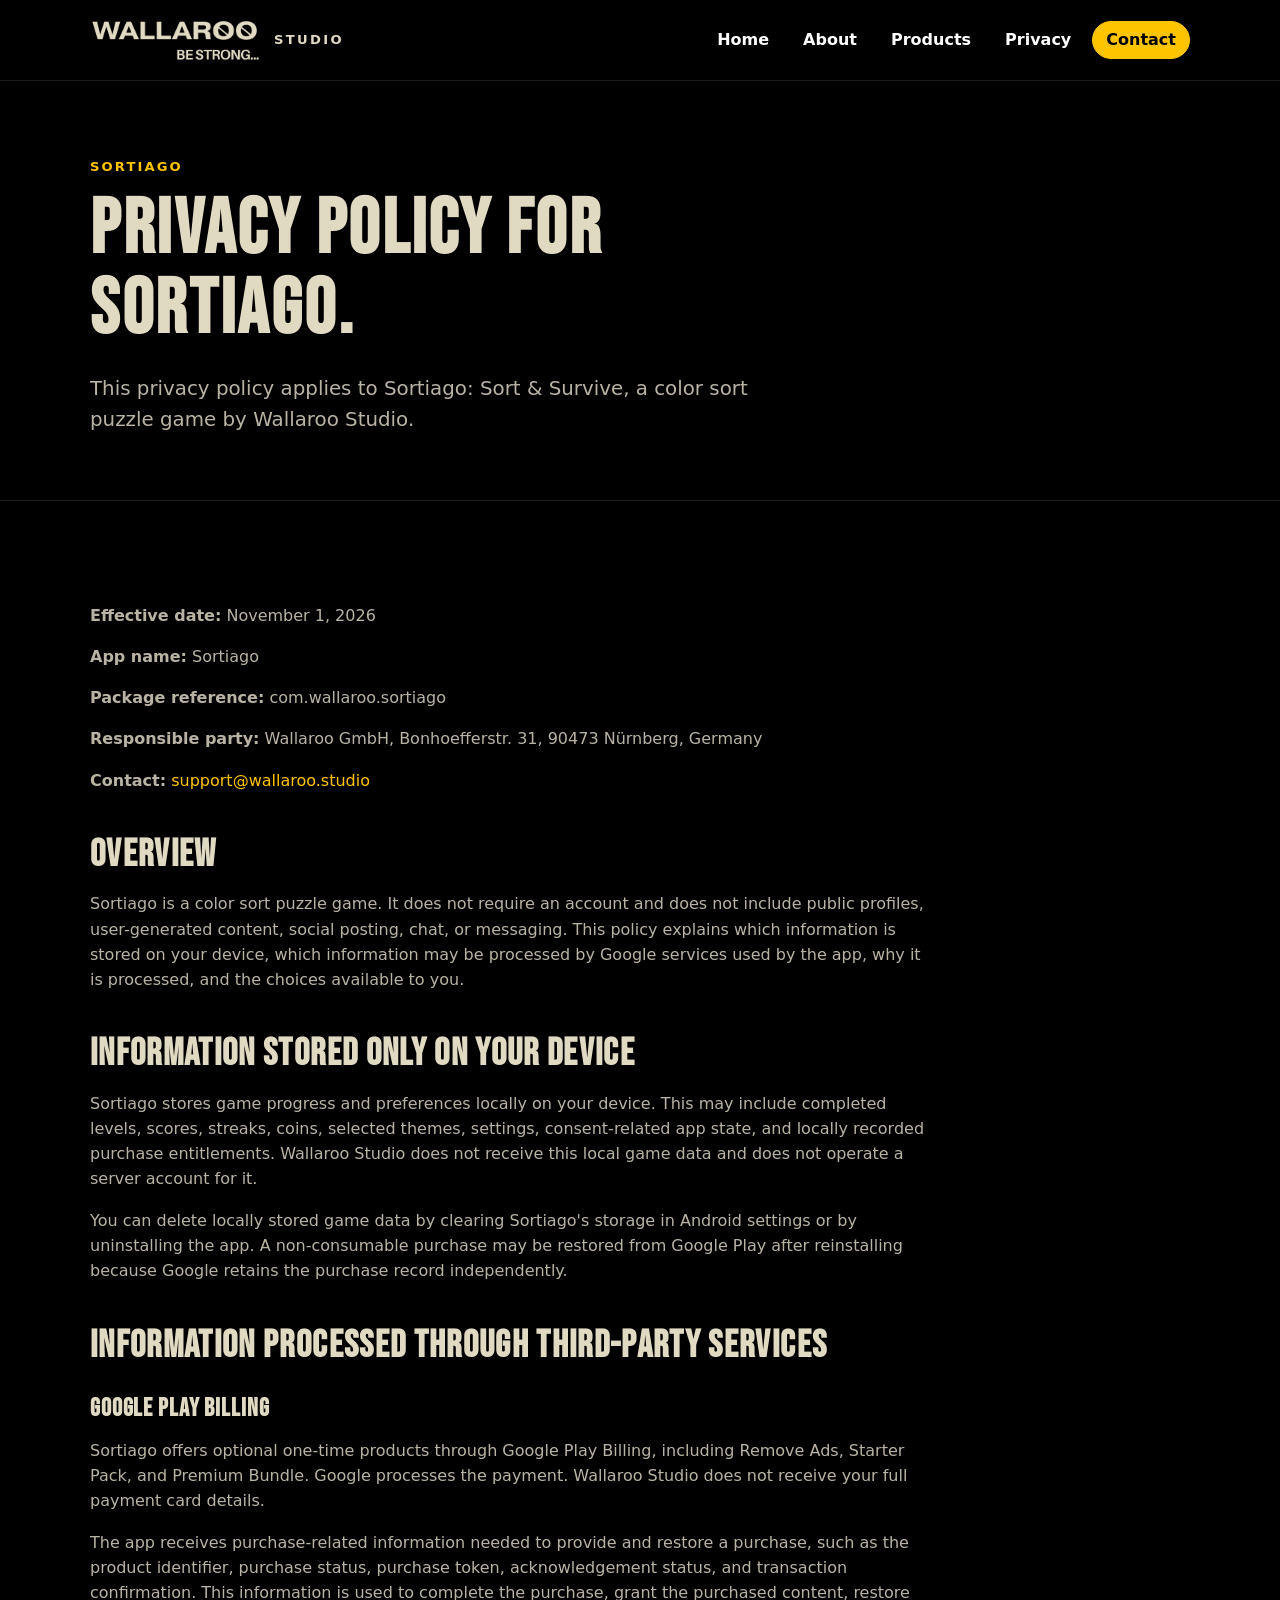
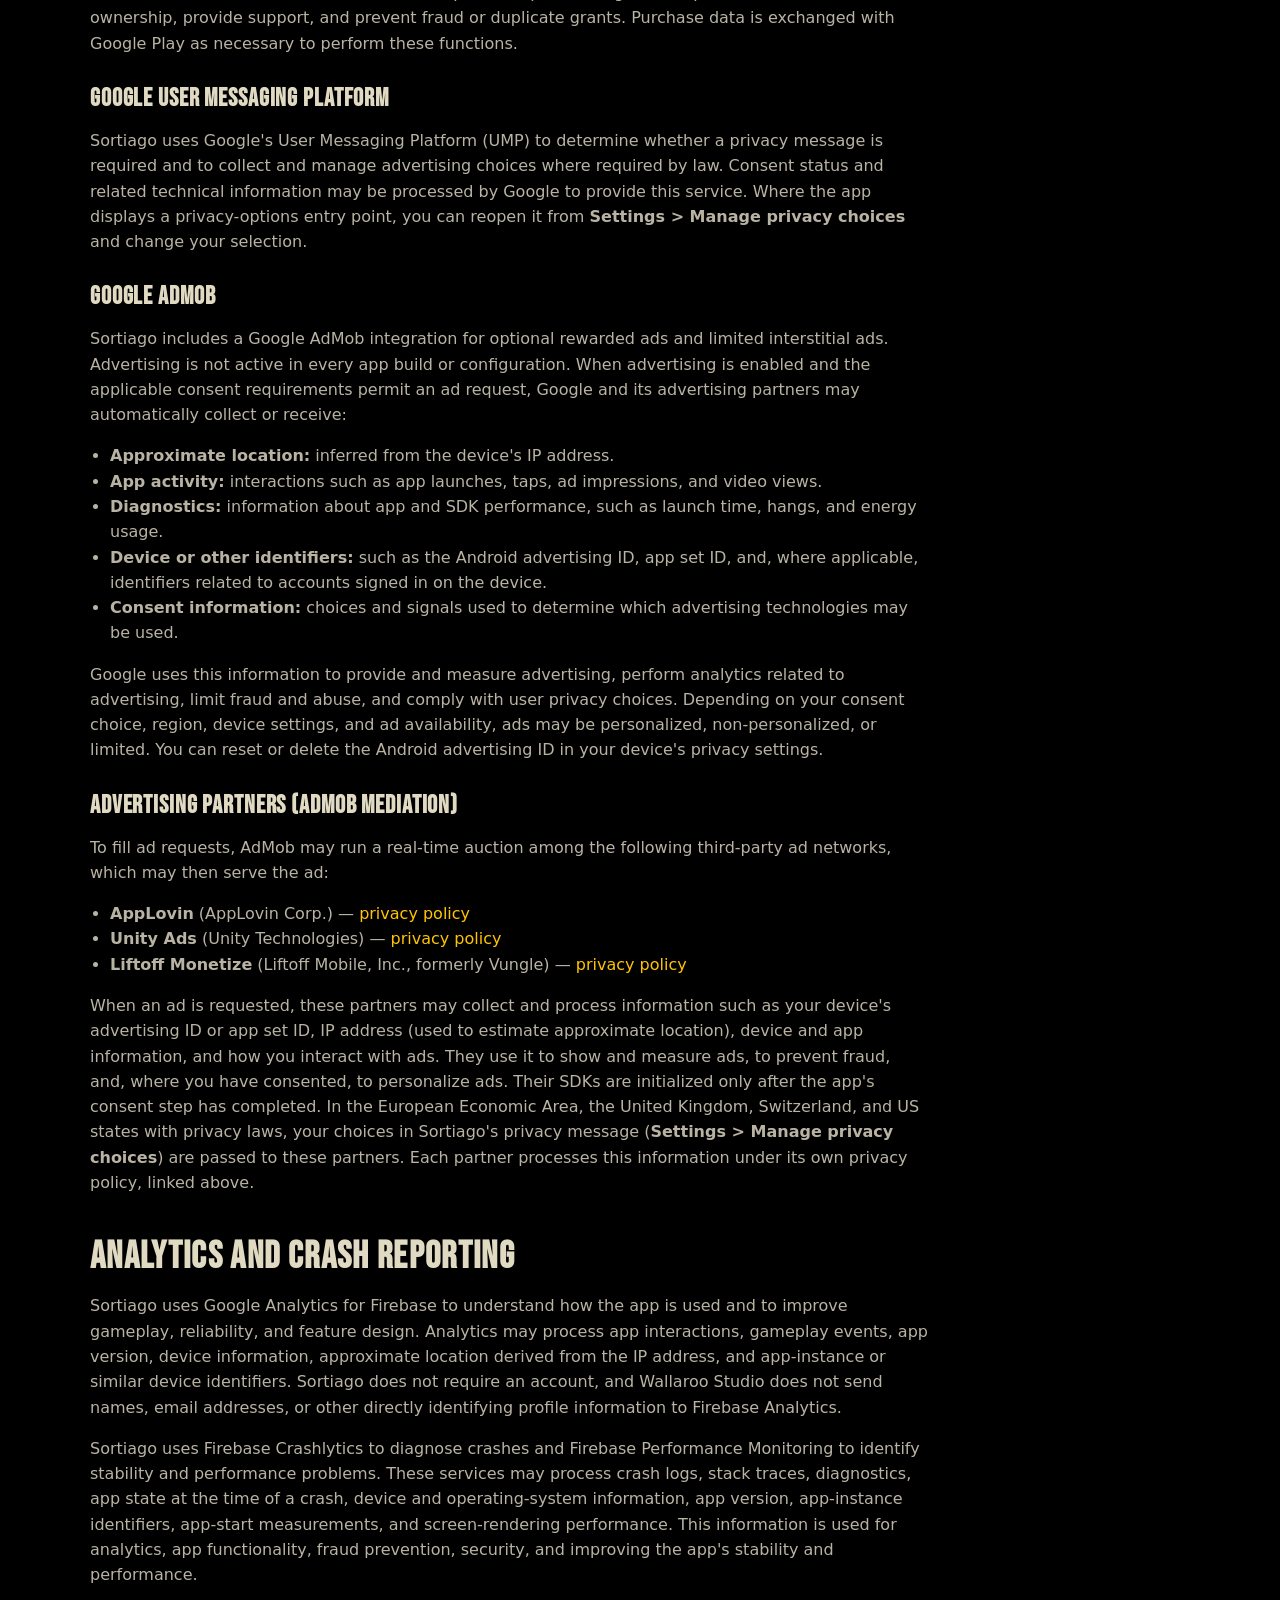
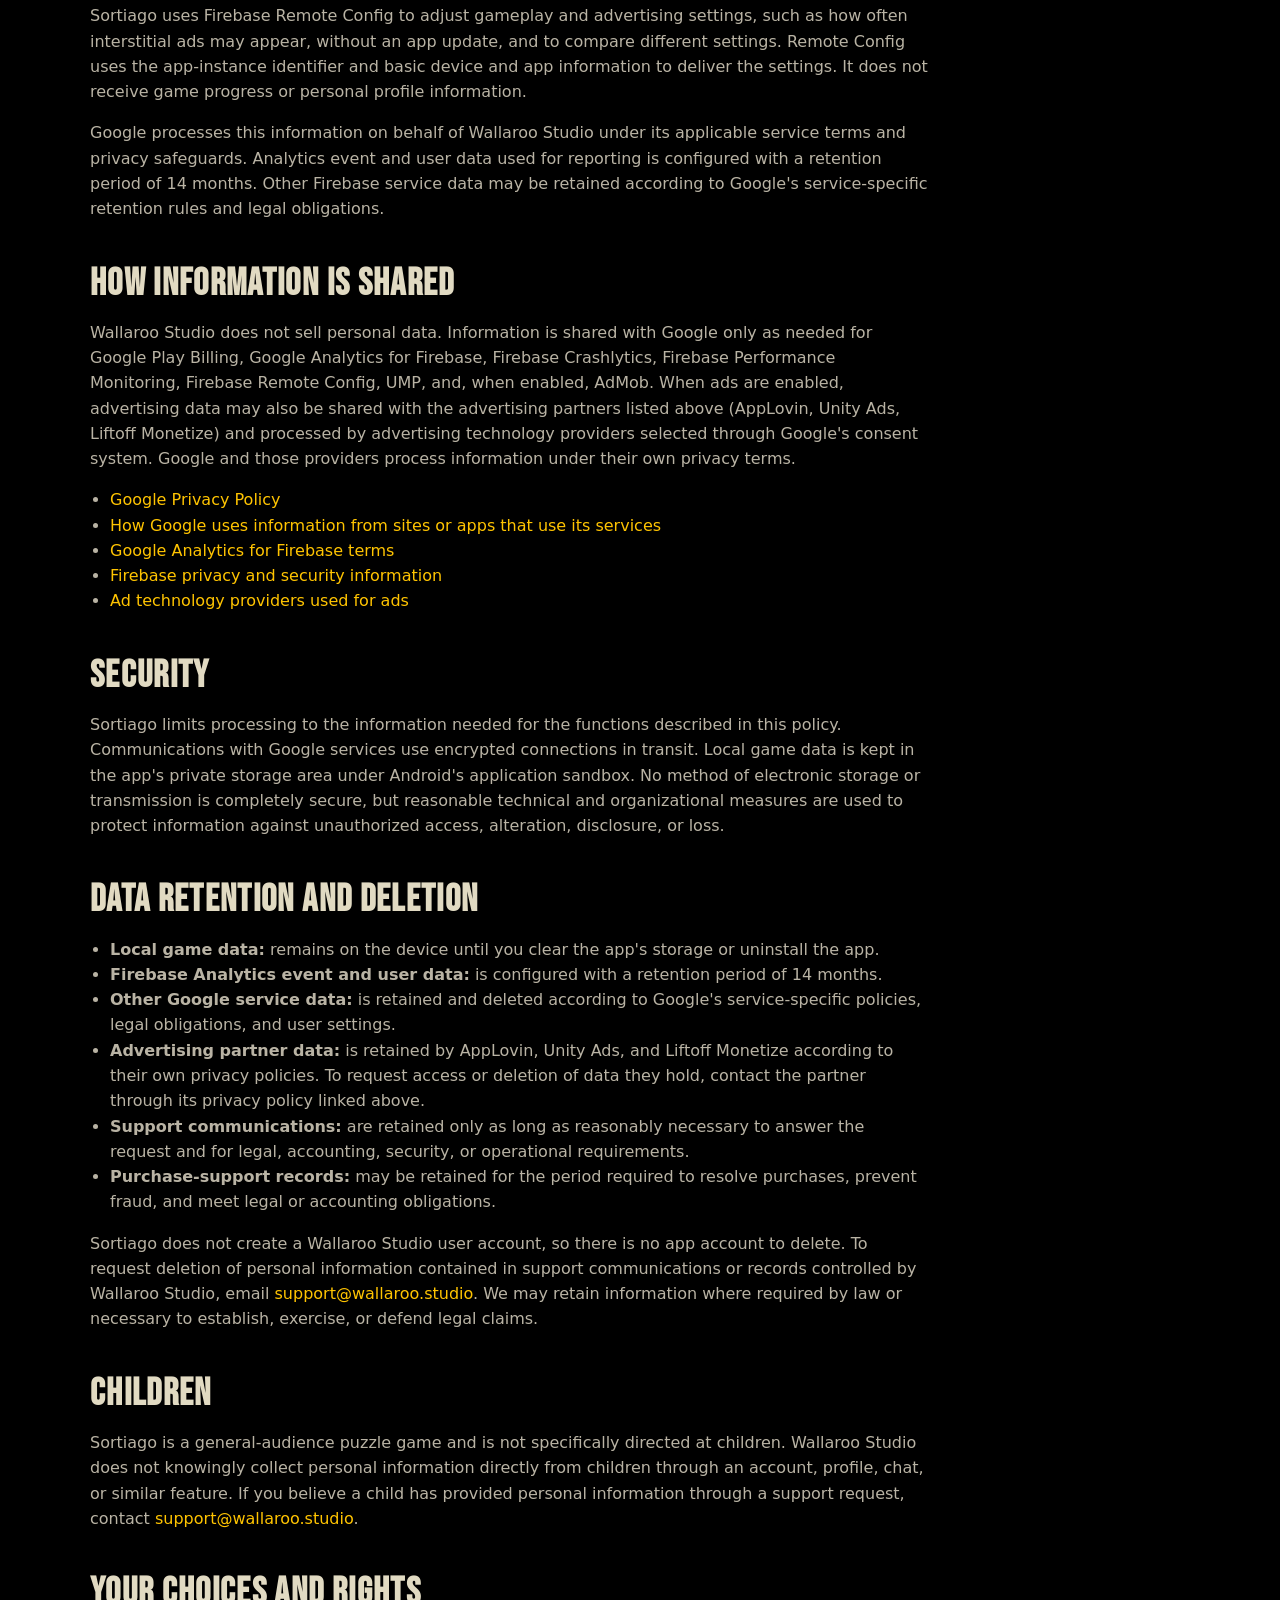
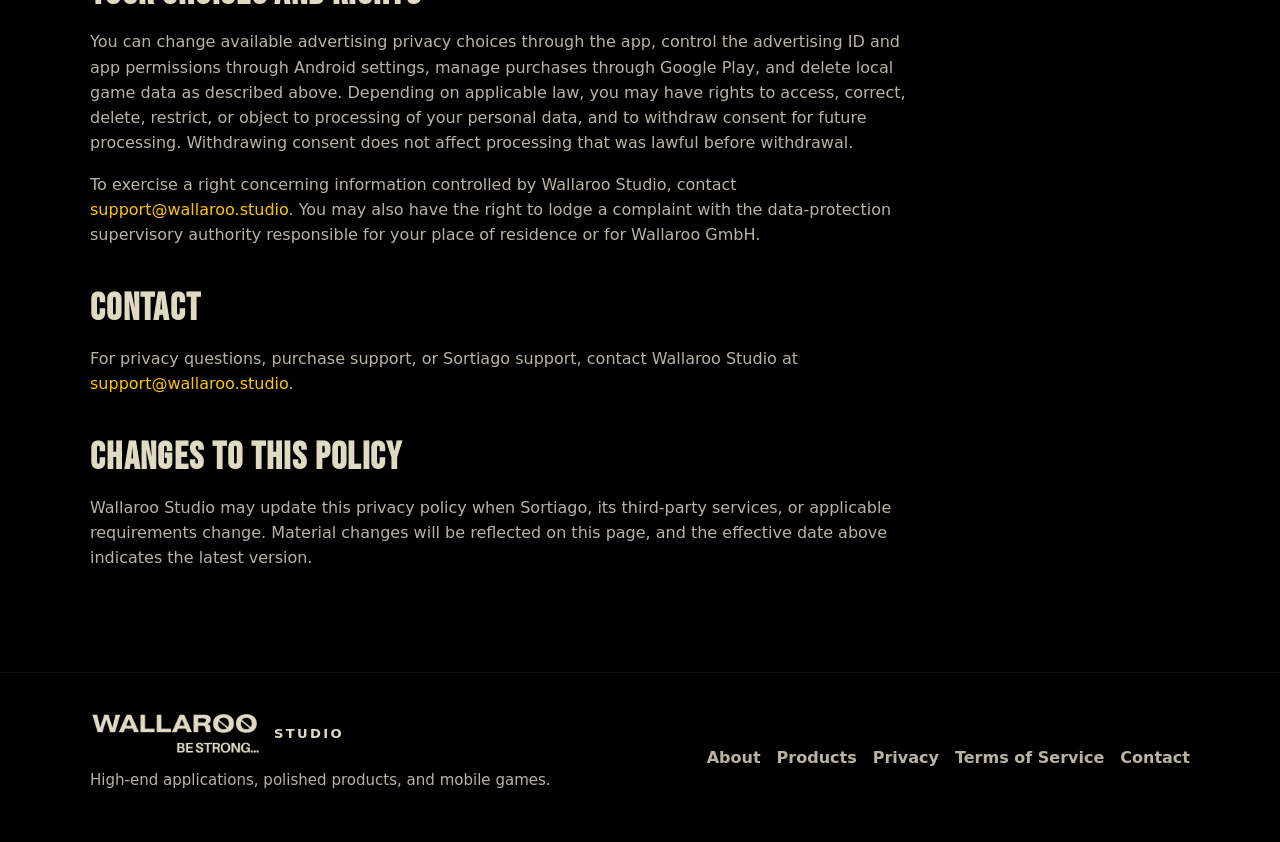
<file: sortiago/privacy/index.html>
<!doctype html>
<html lang="en">
  <head>
    <meta charset="utf-8">
    <meta name="viewport" content="width=device-width, initial-scale=1">
    <title>Sortiago Privacy Policy | Wallaroo Studio</title>
    <meta name="description" content="Privacy policy for Sortiago by Wallaroo Studio, covering local game data, Google Play Billing, consent choices, advertising and ad partners, analytics, retention, deletion, and user rights.">
    <link rel="canonical" href="https://wallaroo.studio/sortiago/privacy/">
    <link rel="icon" href="/assets/favicon.svg" type="image/svg+xml">
    <link rel="preconnect" href="https://fonts.googleapis.com">
    <link rel="preconnect" href="https://fonts.gstatic.com" crossorigin>
    <link href="https://fonts.googleapis.com/css2?family=Bebas+Neue&display=swap" rel="stylesheet">
    <link rel="stylesheet" href="/assets/site.css">
  </head>
  <body>
    <header class="site-header">
      <nav class="nav" aria-label="Main navigation">
        <a class="brand" href="/"><span class="brand-mark" aria-hidden="true">W</span><span>Studio</span></a>
        <ul class="nav-links">
          <li><a href="/">Home</a></li>
          <li><a href="/about/">About</a></li>
          <li><a href="/products/">Products</a></li>
          <li><a href="/sortiago/privacy/">Privacy</a></li>
          <li><a class="nav-cta" href="/contact/">Contact</a></li>
        </ul>
      </nav>
    </header>

    <main>
      <section class="page-hero">
        <div class="section">
          <p class="eyebrow">Sortiago</p>
          <h1>Privacy Policy for Sortiago.</h1>
          <p class="lead">
            This privacy policy applies to Sortiago: Sort &amp; Survive, a color sort puzzle game by Wallaroo Studio.
          </p>
        </div>
      </section>

      <section class="section">
        <article class="content">
          <p><strong>Effective date:</strong> November 1, 2026</p>
          <p><strong>App name:</strong> Sortiago</p>
          <p><strong>Package reference:</strong> com.wallaroo.sortiago</p>
          <p><strong>Responsible party:</strong> Wallaroo GmbH, Bonhoefferstr. 31, 90473 Nürnberg, Germany</p>
          <p><strong>Contact:</strong> <a href="mailto:support@wallaroo.studio">support@wallaroo.studio</a></p>

          <h2>Overview</h2>
          <p>
            Sortiago is a color sort puzzle game. It does not require an account and does not include public profiles, user-generated content, social posting, chat, or messaging. This policy explains which information is stored on your device, which information may be processed by Google services used by the app, why it is processed, and the choices available to you.
          </p>

          <h2>Information Stored Only on Your Device</h2>
          <p>
            Sortiago stores game progress and preferences locally on your device. This may include completed levels, scores, streaks, coins, selected themes, settings, consent-related app state, and locally recorded purchase entitlements. Wallaroo Studio does not receive this local game data and does not operate a server account for it.
          </p>
          <p>
            You can delete locally stored game data by clearing Sortiago's storage in Android settings or by uninstalling the app. A non-consumable purchase may be restored from Google Play after reinstalling because Google retains the purchase record independently.
          </p>

          <h2>Information Processed Through Third-Party Services</h2>
          <h3>Google Play Billing</h3>
          <p>
            Sortiago offers optional one-time products through Google Play Billing, including Remove Ads, Starter Pack, and Premium Bundle. Google processes the payment. Wallaroo Studio does not receive your full payment card details.
          </p>
          <p>
            The app receives purchase-related information needed to provide and restore a purchase, such as the product identifier, purchase status, purchase token, acknowledgement status, and transaction confirmation. This information is used to complete the purchase, grant the purchased content, restore ownership, provide support, and prevent fraud or duplicate grants. Purchase data is exchanged with Google Play as necessary to perform these functions.
          </p>

          <h3>Google User Messaging Platform</h3>
          <p>
            Sortiago uses Google's User Messaging Platform (UMP) to determine whether a privacy message is required and to collect and manage advertising choices where required by law. Consent status and related technical information may be processed by Google to provide this service. Where the app displays a privacy-options entry point, you can reopen it from <strong>Settings &gt; Manage privacy choices</strong> and change your selection.
          </p>

          <h3>Google AdMob</h3>
          <p>
            Sortiago includes a Google AdMob integration for optional rewarded ads and limited interstitial ads. Advertising is not active in every app build or configuration. When advertising is enabled and the applicable consent requirements permit an ad request, Google and its advertising partners may automatically collect or receive:
          </p>
          <ul>
            <li><strong>Approximate location:</strong> inferred from the device's IP address.</li>
            <li><strong>App activity:</strong> interactions such as app launches, taps, ad impressions, and video views.</li>
            <li><strong>Diagnostics:</strong> information about app and SDK performance, such as launch time, hangs, and energy usage.</li>
            <li><strong>Device or other identifiers:</strong> such as the Android advertising ID, app set ID, and, where applicable, identifiers related to accounts signed in on the device.</li>
            <li><strong>Consent information:</strong> choices and signals used to determine which advertising technologies may be used.</li>
          </ul>
          <p>
            Google uses this information to provide and measure advertising, perform analytics related to advertising, limit fraud and abuse, and comply with user privacy choices. Depending on your consent choice, region, device settings, and ad availability, ads may be personalized, non-personalized, or limited. You can reset or delete the Android advertising ID in your device's privacy settings.
          </p>

          <h3>Advertising Partners (AdMob Mediation)</h3>
          <p>
            To fill ad requests, AdMob may run a real-time auction among the following third-party ad networks, which may then serve the ad:
          </p>
          <ul>
            <li><strong>AppLovin</strong> (AppLovin Corp.) — <a href="https://legal.applovin.com/privacy/">privacy policy</a></li>
            <li><strong>Unity Ads</strong> (Unity Technologies) — <a href="https://unity.com/legal/game-player-and-app-user-privacy-policy">privacy policy</a></li>
            <li><strong>Liftoff Monetize</strong> (Liftoff Mobile, Inc., formerly Vungle) — <a href="https://liftoff.ai/privacy-policy/">privacy policy</a></li>
          </ul>
          <p>
            When an ad is requested, these partners may collect and process information such as your device's advertising ID or app set ID, IP address (used to estimate approximate location), device and app information, and how you interact with ads. They use it to show and measure ads, to prevent fraud, and, where you have consented, to personalize ads. Their SDKs are initialized only after the app's consent step has completed. In the European Economic Area, the United Kingdom, Switzerland, and US states with privacy laws, your choices in Sortiago's privacy message (<strong>Settings &gt; Manage privacy choices</strong>) are passed to these partners. Each partner processes this information under its own privacy policy, linked above.
          </p>

          <h2>Analytics and Crash Reporting</h2>
          <p>
            Sortiago uses Google Analytics for Firebase to understand how the app is used and to improve gameplay, reliability, and feature design. Analytics may process app interactions, gameplay events, app version, device information, approximate location derived from the IP address, and app-instance or similar device identifiers. Sortiago does not require an account, and Wallaroo Studio does not send names, email addresses, or other directly identifying profile information to Firebase Analytics.
          </p>
          <p>
            Sortiago uses Firebase Crashlytics to diagnose crashes and Firebase Performance Monitoring to identify stability and performance problems. These services may process crash logs, stack traces, diagnostics, app state at the time of a crash, device and operating-system information, app version, app-instance identifiers, app-start measurements, and screen-rendering performance. This information is used for analytics, app functionality, fraud prevention, security, and improving the app's stability and performance.
          </p>
          <p>
            Sortiago uses Firebase Remote Config to adjust gameplay and advertising settings, such as how often interstitial ads may appear, without an app update, and to compare different settings. Remote Config uses the app-instance identifier and basic device and app information to deliver the settings. It does not receive game progress or personal profile information.
          </p>
          <p>
            Google processes this information on behalf of Wallaroo Studio under its applicable service terms and privacy safeguards. Analytics event and user data used for reporting is configured with a retention period of 14 months. Other Firebase service data may be retained according to Google's service-specific retention rules and legal obligations.
          </p>

          <h2>How Information Is Shared</h2>
          <p>
            Wallaroo Studio does not sell personal data. Information is shared with Google only as needed for Google Play Billing, Google Analytics for Firebase, Firebase Crashlytics, Firebase Performance Monitoring, Firebase Remote Config, UMP, and, when enabled, AdMob. When ads are enabled, advertising data may also be shared with the advertising partners listed above (AppLovin, Unity Ads, Liftoff Monetize) and processed by advertising technology providers selected through Google's consent system. Google and those providers process information under their own privacy terms.
          </p>
          <ul>
            <li><a href="https://policies.google.com/privacy">Google Privacy Policy</a></li>
            <li><a href="https://policies.google.com/technologies/partner-sites">How Google uses information from sites or apps that use its services</a></li>
            <li><a href="https://firebase.google.com/terms/analytics">Google Analytics for Firebase terms</a></li>
            <li><a href="https://firebase.google.com/support/privacy">Firebase privacy and security information</a></li>
            <li><a href="https://support.google.com/admob/answer/9012903">Ad technology providers used for ads</a></li>
          </ul>

          <h2>Security</h2>
          <p>
            Sortiago limits processing to the information needed for the functions described in this policy. Communications with Google services use encrypted connections in transit. Local game data is kept in the app's private storage area under Android's application sandbox. No method of electronic storage or transmission is completely secure, but reasonable technical and organizational measures are used to protect information against unauthorized access, alteration, disclosure, or loss.
          </p>

          <h2>Data Retention and Deletion</h2>
          <ul>
            <li><strong>Local game data:</strong> remains on the device until you clear the app's storage or uninstall the app.</li>
            <li><strong>Firebase Analytics event and user data:</strong> is configured with a retention period of 14 months.</li>
            <li><strong>Other Google service data:</strong> is retained and deleted according to Google's service-specific policies, legal obligations, and user settings.</li>
            <li><strong>Advertising partner data:</strong> is retained by AppLovin, Unity Ads, and Liftoff Monetize according to their own privacy policies. To request access or deletion of data they hold, contact the partner through its privacy policy linked above.</li>
            <li><strong>Support communications:</strong> are retained only as long as reasonably necessary to answer the request and for legal, accounting, security, or operational requirements.</li>
            <li><strong>Purchase-support records:</strong> may be retained for the period required to resolve purchases, prevent fraud, and meet legal or accounting obligations.</li>
          </ul>
          <p>
            Sortiago does not create a Wallaroo Studio user account, so there is no app account to delete. To request deletion of personal information contained in support communications or records controlled by Wallaroo Studio, email <a href="mailto:support@wallaroo.studio">support@wallaroo.studio</a>. We may retain information where required by law or necessary to establish, exercise, or defend legal claims.
          </p>

          <h2>Children</h2>
          <p>
            Sortiago is a general-audience puzzle game and is not specifically directed at children. Wallaroo Studio does not knowingly collect personal information directly from children through an account, profile, chat, or similar feature. If you believe a child has provided personal information through a support request, contact <a href="mailto:support@wallaroo.studio">support@wallaroo.studio</a>.
          </p>

          <h2>Your Choices and Rights</h2>
          <p>
            You can change available advertising privacy choices through the app, control the advertising ID and app permissions through Android settings, manage purchases through Google Play, and delete local game data as described above. Depending on applicable law, you may have rights to access, correct, delete, restrict, or object to processing of your personal data, and to withdraw consent for future processing. Withdrawing consent does not affect processing that was lawful before withdrawal.
          </p>
          <p>
            To exercise a right concerning information controlled by Wallaroo Studio, contact <a href="mailto:support@wallaroo.studio">support@wallaroo.studio</a>. You may also have the right to lodge a complaint with the data-protection supervisory authority responsible for your place of residence or for Wallaroo GmbH.
          </p>

          <h2>Contact</h2>
          <p>
            For privacy questions, purchase support, or Sortiago support, contact Wallaroo Studio at
            <a href="mailto:support@wallaroo.studio">support@wallaroo.studio</a>.
          </p>

          <h2>Changes to This Policy</h2>
          <p>
            Wallaroo Studio may update this privacy policy when Sortiago, its third-party services, or applicable requirements change. Material changes will be reflected on this page, and the effective date above indicates the latest version.
          </p>
        </article>
      </section>
    </main>

    <footer class="site-footer">
      <div class="footer-inner">
        <div>
          <a class="brand" href="/"><span class="brand-mark" aria-hidden="true">W</span><span>Studio</span></a>
          <p class="small">High-end applications, polished products, and mobile games.</p>
        </div>
        <div class="footer-links">
          <a href="/about/">About</a>
          <a href="/products/">Products</a>
          <a href="/sortiago/privacy/">Privacy</a>
          <a href="/sortiago/terms/">Terms of Service</a>
          <a href="/contact/">Contact</a>
        </div>
      </div>
    </footer>
  </body>
</html>
</file>
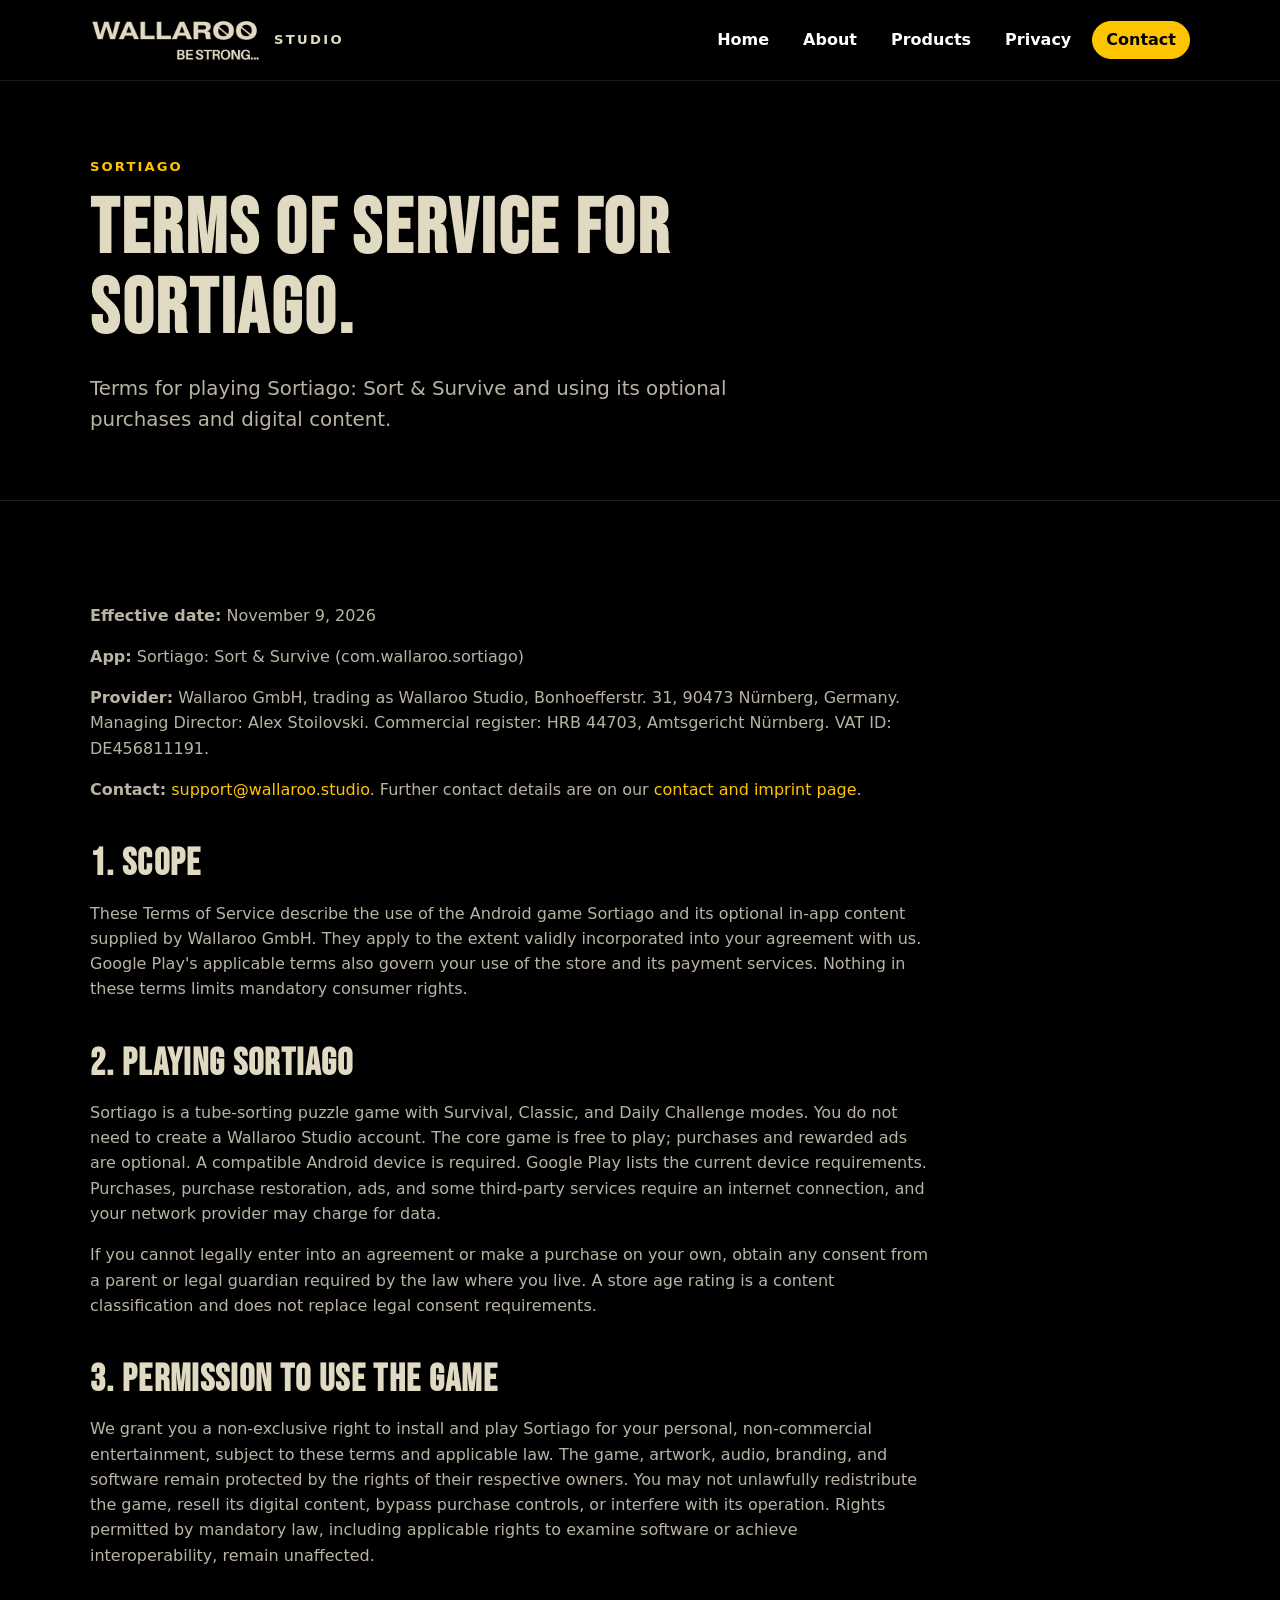
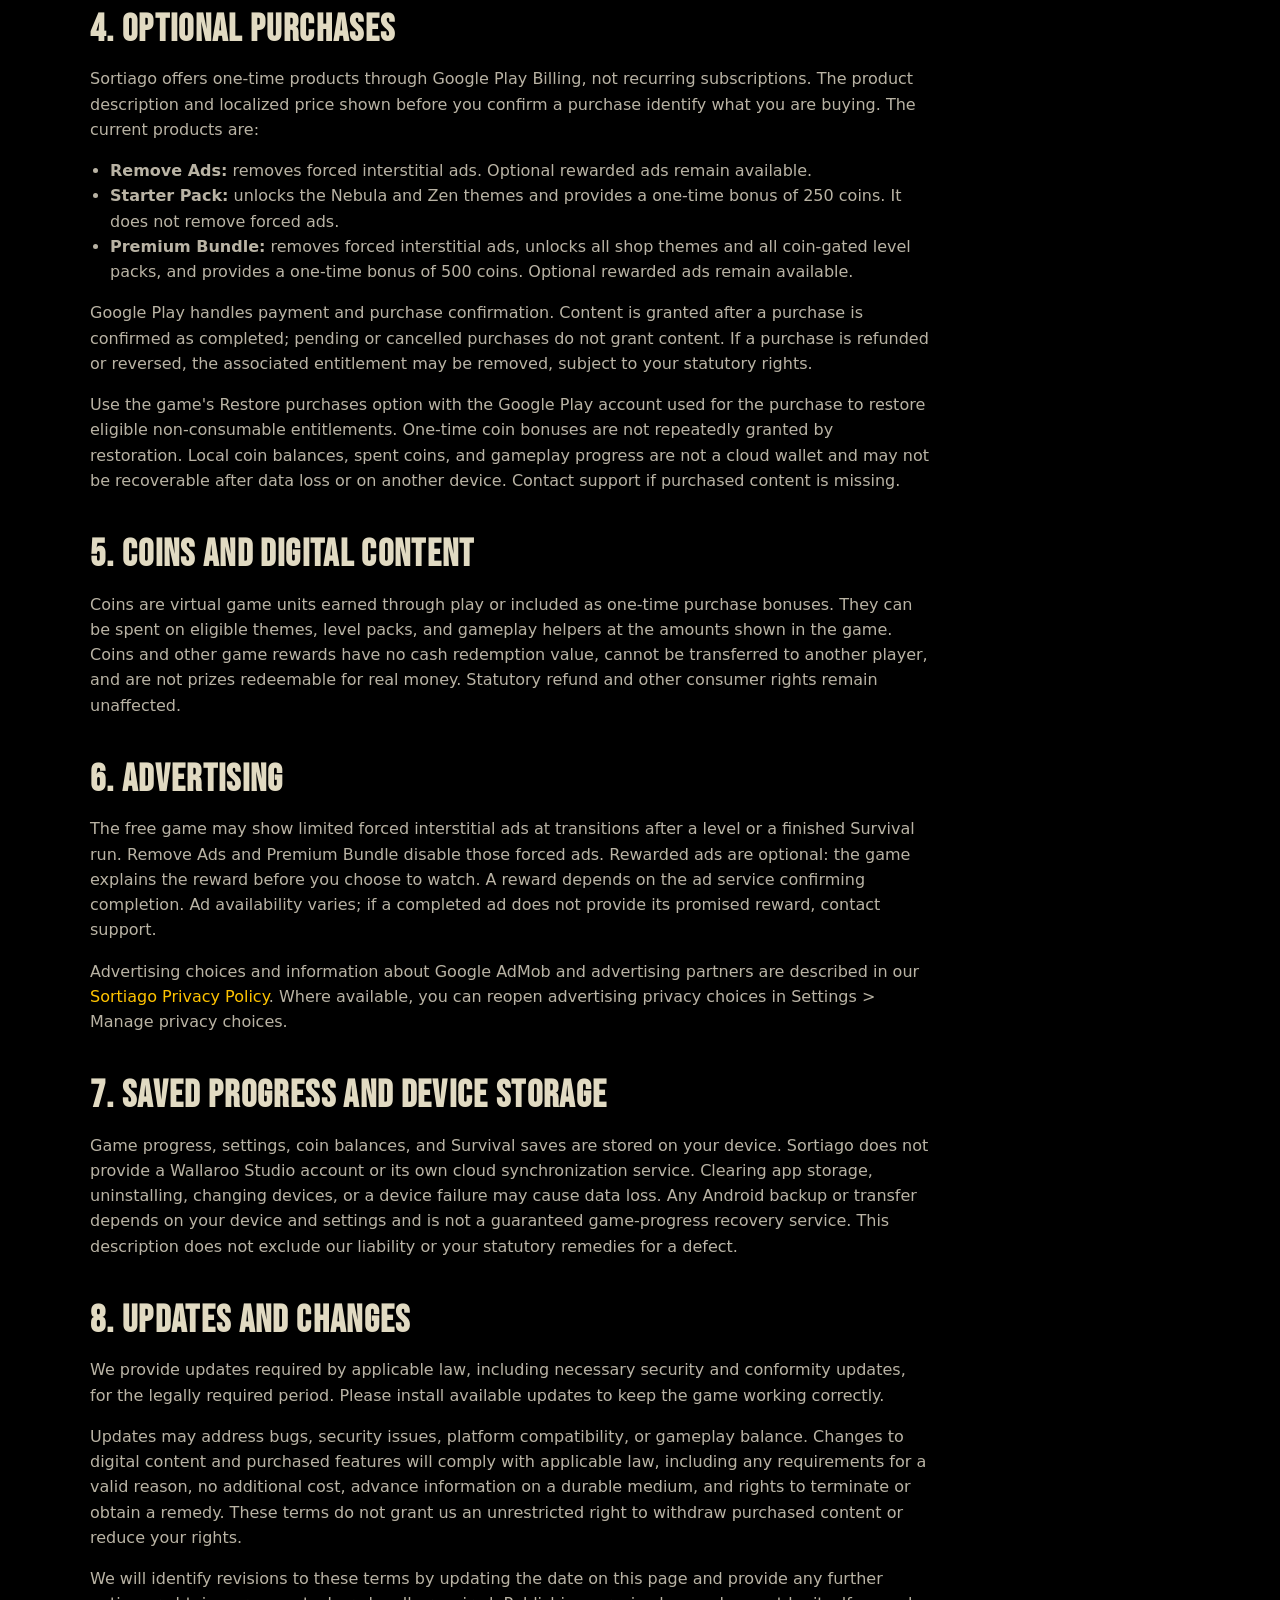
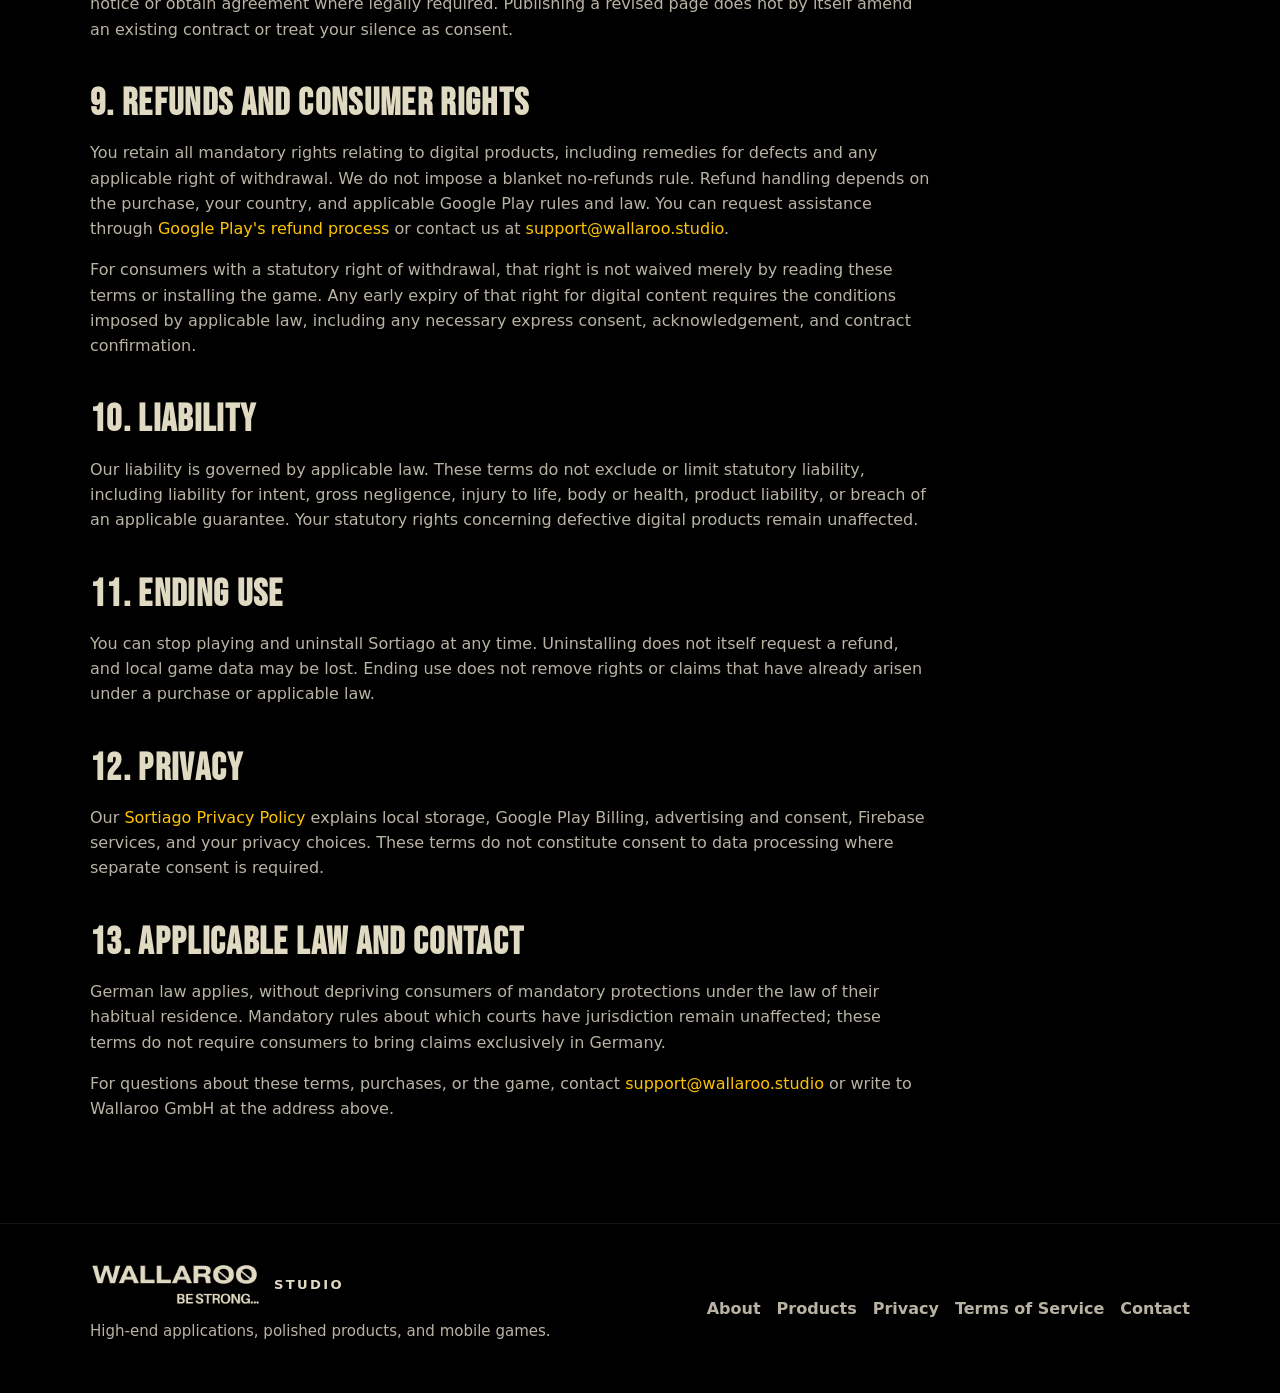
<file: sortiago/terms/index.html>
<!doctype html>
<html lang="en">
  <head>
    <meta charset="utf-8">
    <meta name="viewport" content="width=device-width, initial-scale=1">
    <title>Sortiago Terms of Service | Wallaroo Studio</title>
    <meta name="description" content="Terms of Service for Sortiago: Sort &amp; Survive, covering optional purchases, ads, virtual coins, saved progress, updates, and consumer rights.">
    <link rel="canonical" href="https://wallaroo.studio/sortiago/terms/">
    <link rel="icon" href="/assets/favicon.svg" type="image/svg+xml">
    <link rel="preconnect" href="https://fonts.googleapis.com">
    <link rel="preconnect" href="https://fonts.gstatic.com" crossorigin>
    <link href="https://fonts.googleapis.com/css2?family=Bebas+Neue&display=swap" rel="stylesheet">
    <link rel="stylesheet" href="/assets/site.css">
  </head>
  <body>
    <header class="site-header">
      <nav class="nav" aria-label="Main navigation">
        <a class="brand" href="/"><span class="brand-mark" aria-hidden="true">W</span><span>Studio</span></a>
        <ul class="nav-links">
          <li><a href="/">Home</a></li>
          <li><a href="/about/">About</a></li>
          <li><a href="/products/">Products</a></li>
          <li><a href="/sortiago/privacy/">Privacy</a></li>
          <li><a class="nav-cta" href="/contact/">Contact</a></li>
        </ul>
      </nav>
    </header>

    <main>
      <section class="page-hero">
        <div class="section">
          <p class="eyebrow">Sortiago</p>
          <h1>Terms of Service for Sortiago.</h1>
          <p class="lead">
            Terms for playing Sortiago: Sort &amp; Survive and using its optional purchases and digital content.
          </p>
        </div>
      </section>

      <section class="section">
        <article class="content">
          <p><strong>Effective date:</strong> November 9, 2026</p>
          <p><strong>App:</strong> Sortiago: Sort &amp; Survive (com.wallaroo.sortiago)</p>
          <p><strong>Provider:</strong> Wallaroo GmbH, trading as Wallaroo Studio, Bonhoefferstr. 31, 90473 Nürnberg, Germany. Managing Director: Alex Stoilovski. Commercial register: HRB 44703, Amtsgericht Nürnberg. VAT ID: DE456811191.</p>
          <p><strong>Contact:</strong> <a href="mailto:support@wallaroo.studio">support@wallaroo.studio</a>. Further contact details are on our <a href="/contact/">contact and imprint page</a>.</p>

          <h2>1. Scope</h2>
          <p>These Terms of Service describe the use of the Android game Sortiago and its optional in-app content supplied by Wallaroo GmbH. They apply to the extent validly incorporated into your agreement with us. Google Play's applicable terms also govern your use of the store and its payment services. Nothing in these terms limits mandatory consumer rights.</p>

          <h2>2. Playing Sortiago</h2>
          <p>Sortiago is a tube-sorting puzzle game with Survival, Classic, and Daily Challenge modes. You do not need to create a Wallaroo Studio account. The core game is free to play; purchases and rewarded ads are optional. A compatible Android device is required. Google Play lists the current device requirements. Purchases, purchase restoration, ads, and some third-party services require an internet connection, and your network provider may charge for data.</p>
          <p>If you cannot legally enter into an agreement or make a purchase on your own, obtain any consent from a parent or legal guardian required by the law where you live. A store age rating is a content classification and does not replace legal consent requirements.</p>

          <h2>3. Permission to Use the Game</h2>
          <p>We grant you a non-exclusive right to install and play Sortiago for your personal, non-commercial entertainment, subject to these terms and applicable law. The game, artwork, audio, branding, and software remain protected by the rights of their respective owners. You may not unlawfully redistribute the game, resell its digital content, bypass purchase controls, or interfere with its operation. Rights permitted by mandatory law, including applicable rights to examine software or achieve interoperability, remain unaffected.</p>

          <h2>4. Optional Purchases</h2>
          <p>Sortiago offers one-time products through Google Play Billing, not recurring subscriptions. The product description and localized price shown before you confirm a purchase identify what you are buying. The current products are:</p>
          <ul>
            <li><strong>Remove Ads:</strong> removes forced interstitial ads. Optional rewarded ads remain available.</li>
            <li><strong>Starter Pack:</strong> unlocks the Nebula and Zen themes and provides a one-time bonus of 250 coins. It does not remove forced ads.</li>
            <li><strong>Premium Bundle:</strong> removes forced interstitial ads, unlocks all shop themes and all coin-gated level packs, and provides a one-time bonus of 500 coins. Optional rewarded ads remain available.</li>
          </ul>
          <p>Google Play handles payment and purchase confirmation. Content is granted after a purchase is confirmed as completed; pending or cancelled purchases do not grant content. If a purchase is refunded or reversed, the associated entitlement may be removed, subject to your statutory rights.</p>
          <p>Use the game's Restore purchases option with the Google Play account used for the purchase to restore eligible non-consumable entitlements. One-time coin bonuses are not repeatedly granted by restoration. Local coin balances, spent coins, and gameplay progress are not a cloud wallet and may not be recoverable after data loss or on another device. Contact support if purchased content is missing.</p>

          <h2>5. Coins and Digital Content</h2>
          <p>Coins are virtual game units earned through play or included as one-time purchase bonuses. They can be spent on eligible themes, level packs, and gameplay helpers at the amounts shown in the game. Coins and other game rewards have no cash redemption value, cannot be transferred to another player, and are not prizes redeemable for real money. Statutory refund and other consumer rights remain unaffected.</p>

          <h2>6. Advertising</h2>
          <p>The free game may show limited forced interstitial ads at transitions after a level or a finished Survival run. Remove Ads and Premium Bundle disable those forced ads. Rewarded ads are optional: the game explains the reward before you choose to watch. A reward depends on the ad service confirming completion. Ad availability varies; if a completed ad does not provide its promised reward, contact support.</p>
          <p>Advertising choices and information about Google AdMob and advertising partners are described in our <a href="/sortiago/privacy/">Sortiago Privacy Policy</a>. Where available, you can reopen advertising privacy choices in Settings &gt; Manage privacy choices.</p>

          <h2>7. Saved Progress and Device Storage</h2>
          <p>Game progress, settings, coin balances, and Survival saves are stored on your device. Sortiago does not provide a Wallaroo Studio account or its own cloud synchronization service. Clearing app storage, uninstalling, changing devices, or a device failure may cause data loss. Any Android backup or transfer depends on your device and settings and is not a guaranteed game-progress recovery service. This description does not exclude our liability or your statutory remedies for a defect.</p>

          <h2>8. Updates and Changes</h2>
          <p>We provide updates required by applicable law, including necessary security and conformity updates, for the legally required period. Please install available updates to keep the game working correctly.</p>
          <p>Updates may address bugs, security issues, platform compatibility, or gameplay balance. Changes to digital content and purchased features will comply with applicable law, including any requirements for a valid reason, no additional cost, advance information on a durable medium, and rights to terminate or obtain a remedy. These terms do not grant us an unrestricted right to withdraw purchased content or reduce your rights.</p>
          <p>We will identify revisions to these terms by updating the date on this page and provide any further notice or obtain agreement where legally required. Publishing a revised page does not by itself amend an existing contract or treat your silence as consent.</p>

          <h2>9. Refunds and Consumer Rights</h2>
          <p>You retain all mandatory rights relating to digital products, including remedies for defects and any applicable right of withdrawal. We do not impose a blanket no-refunds rule. Refund handling depends on the purchase, your country, and applicable Google Play rules and law. You can request assistance through <a href="https://support.google.com/googleplay/answer/2479637?hl=en">Google Play's refund process</a> or contact us at <a href="mailto:support@wallaroo.studio">support@wallaroo.studio</a>.</p>
          <p>For consumers with a statutory right of withdrawal, that right is not waived merely by reading these terms or installing the game. Any early expiry of that right for digital content requires the conditions imposed by applicable law, including any necessary express consent, acknowledgement, and contract confirmation.</p>

          <h2>10. Liability</h2>
          <p>Our liability is governed by applicable law. These terms do not exclude or limit statutory liability, including liability for intent, gross negligence, injury to life, body or health, product liability, or breach of an applicable guarantee. Your statutory rights concerning defective digital products remain unaffected.</p>

          <h2>11. Ending Use</h2>
          <p>You can stop playing and uninstall Sortiago at any time. Uninstalling does not itself request a refund, and local game data may be lost. Ending use does not remove rights or claims that have already arisen under a purchase or applicable law.</p>

          <h2>12. Privacy</h2>
          <p>Our <a href="/sortiago/privacy/">Sortiago Privacy Policy</a> explains local storage, Google Play Billing, advertising and consent, Firebase services, and your privacy choices. These terms do not constitute consent to data processing where separate consent is required.</p>

          <h2>13. Applicable Law and Contact</h2>
          <p>German law applies, without depriving consumers of mandatory protections under the law of their habitual residence. Mandatory rules about which courts have jurisdiction remain unaffected; these terms do not require consumers to bring claims exclusively in Germany.</p>
          <p>For questions about these terms, purchases, or the game, contact <a href="mailto:support@wallaroo.studio">support@wallaroo.studio</a> or write to Wallaroo GmbH at the address above.</p>
        </article>
      </section>
    </main>

    <footer class="site-footer">
      <div class="footer-inner">
        <div>
          <a class="brand" href="/"><span class="brand-mark" aria-hidden="true">W</span><span>Studio</span></a>
          <p class="small">High-end applications, polished products, and mobile games.</p>
        </div>
        <div class="footer-links">
          <a href="/about/">About</a>
          <a href="/products/">Products</a>
          <a href="/sortiago/privacy/">Privacy</a>
          <a href="/sortiago/terms/">Terms of Service</a>
          <a href="/contact/">Contact</a>
        </div>
      </div>
    </footer>
  </body>
</html>
</file>
<file: assets/site.css>
:root {
  color-scheme: dark;
  --bg: #000;
  --panel: #0d0d0d;
  --panel-alt: #141414;
  --ink: #fff;
  --muted: #b9b3a4;
  --brand: #ffc400;
  --brand-rgb: 255 196 0;
  --accent: #ffe066;
  --line: #1e1e1e;
  --soft-line: #292929;
  --cream: #e1dac2;
  --radius-sm: 8px;
  --radius-md: 14px;
  --radius-lg: 20px;
  --shadow: 0 24px 70px rgba(0, 0, 0, 0.62);
  --transition: 150ms cubic-bezier(.4, 0, .2, 1);
  font-family: Inter, ui-sans-serif, system-ui, -apple-system, BlinkMacSystemFont, "Segoe UI", sans-serif;
}

* {
  box-sizing: border-box;
}

html,
body {
  margin: 0;
  padding: 0;
  background: var(--bg);
  color: var(--ink);
  font-size: 16px;
  line-height: 1.58;
  letter-spacing: 0;
  -webkit-font-smoothing: antialiased;
  text-rendering: optimizeLegibility;
}

body::before {
  content: "";
  position: fixed;
  inset: 0;
  z-index: -2;
  background:
    radial-gradient(circle at 18% 12%, rgba(var(--brand-rgb), .18), transparent 28rem),
    radial-gradient(circle at 80% 24%, rgba(0, 180, 255, .10), transparent 24rem),
    linear-gradient(180deg, #050505 0%, #000 58%);
}

body::after {
  content: "";
  position: fixed;
  inset: 0;
  z-index: -1;
  pointer-events: none;
  background: repeating-linear-gradient(70deg, rgba(var(--brand-rgb), .035) 0 2px, transparent 2px 7px);
  opacity: .25;
}

img {
  display: block;
  max-width: 100%;
}

a {
  color: var(--brand);
  text-decoration: none;
}

a:hover {
  color: var(--accent);
  text-decoration: underline;
}

.site-header {
  position: sticky;
  top: 0;
  z-index: 50;
  border-bottom: 1px solid #191919;
  background: rgba(0, 0, 0, .88);
  backdrop-filter: saturate(1.5) blur(8px);
}

.nav {
  display: flex;
  align-items: center;
  justify-content: space-between;
  gap: 24px;
  width: min(1100px, 92%);
  min-height: 80px;
  margin: 0 auto;
}

.brand {
  display: inline-flex;
  align-items: center;
  gap: 12px;
  color: var(--cream);
  font-weight: 900;
  line-height: 1;
  text-decoration: none;
  text-transform: uppercase;
}

.brand-mark {
  width: 172px;
  height: 42px;
  border-radius: 0;
  background: url("/assets/wallaroo-logo.png") left center / contain no-repeat;
  color: transparent;
  overflow: hidden;
  text-indent: -999px;
}

.brand img {
  width: 230px;
  height: 56px;
  object-fit: contain;
}

.brand span:last-child:not(.brand-mark) {
  color: var(--cream);
  font-size: .82rem;
  letter-spacing: .18em;
}

.nav-links {
  display: flex;
  align-items: center;
  gap: 8px;
  margin: 0;
  padding: 0;
  list-style: none;
}

.nav-links a {
  display: inline-flex;
  align-items: center;
  min-height: 38px;
  padding: 0 13px;
  border-radius: 999px;
  color: var(--ink);
  font-weight: 700;
  text-decoration: none;
}

.nav-links a:hover,
.nav-links a[aria-current="page"] {
  background: #161616;
  color: var(--brand);
}

.nav-links .nav-cta {
  border: 1px solid var(--brand);
  background: var(--brand);
  color: #000;
}

.nav-links .nav-cta:hover {
  background: var(--accent);
  color: #000;
}

.hero {
  position: relative;
  overflow: hidden;
  border-bottom: 1px solid var(--line);
}

.hero-inner {
  display: grid;
  grid-template-columns: minmax(0, .92fr) minmax(360px, 1.08fr);
  gap: 44px;
  align-items: center;
  width: min(1100px, 92%);
  min-height: min(780px, calc(100vh - 80px));
  margin: 0 auto;
  padding: 78px 0 64px;
}

.eyebrow {
  margin: 0 0 12px;
  color: var(--brand);
  font-size: .82rem;
  font-weight: 900;
  letter-spacing: .16em;
  text-transform: uppercase;
}

h1,
h2,
h3 {
  margin: 0;
  color: var(--cream);
  font-family: "Bebas Neue", Impact, Haettenschweiler, "Arial Narrow Bold", sans-serif;
  font-weight: 800;
  line-height: 1.05;
  letter-spacing: .035em;
}

h1 {
  max-width: 780px;
  font-size: clamp(2.65rem, 6vw, 5.7rem);
}

h2 {
  font-size: clamp(2rem, 4.2vw, 3.45rem);
}

h3 {
  font-size: 1.55rem;
}

.lead {
  max-width: 680px;
  margin: 22px 0 0;
  color: var(--muted);
  font-size: clamp(1.06rem, 2vw, 1.24rem);
}

.hero-actions,
.button-row {
  display: flex;
  flex-wrap: wrap;
  gap: 12px;
  margin-top: 30px;
}

.button {
  display: inline-flex;
  align-items: center;
  justify-content: center;
  min-height: 46px;
  padding: 0 20px;
  border: 1px solid var(--brand);
  border-radius: 999px;
  background: var(--brand);
  color: #000;
  font-weight: 800;
  text-decoration: none;
  transition: transform var(--transition), background var(--transition), border-color var(--transition);
}

.button:hover {
  background: var(--accent);
  border-color: var(--accent);
  color: #000;
  text-decoration: none;
}

.button:active {
  transform: translateY(1px);
}

.button.secondary {
  border-color: var(--brand);
  background: transparent;
  color: var(--brand);
}

.button.secondary:hover {
  background: rgba(var(--brand-rgb), .12);
  color: var(--accent);
}

.hero-media {
  position: relative;
  display: block;
  min-width: 0;
}

.product-shot img,
.showcase-card img {
  width: 100%;
  object-fit: cover;
}

.hero-slideshow {
  position: relative;
  width: min(100%, 620px);
  aspect-ratio: 4 / 5;
  margin-left: auto;
  overflow: hidden;
  border: 1px solid var(--soft-line);
  border-radius: var(--radius-md);
  box-shadow: var(--shadow);
  background: #050505;
}

.hero-slideshow::before {
  content: "";
  position: absolute;
  inset: 0;
  z-index: 2;
  pointer-events: none;
  background:
    linear-gradient(180deg, rgba(0, 0, 0, .06), transparent 22%, transparent 72%, rgba(0, 0, 0, .28)),
    radial-gradient(circle at 16% 16%, rgba(var(--brand-rgb), .22), transparent 14rem);
}

.hero-slide {
  position: absolute;
  inset: 0;
  width: 100%;
  height: 100%;
  object-fit: cover;
  opacity: 0;
  transform: scale(1.07) translate3d(0, 0, 0);
  animation: heroProductSlideshow 28s infinite;
}

.hero-slide:nth-child(1) {
  object-position: 55% 52%;
  animation-delay: 0s;
}

.hero-slide:nth-child(2) {
  object-position: 54% 50%;
  animation-delay: 7s;
}

.hero-slide:nth-child(3) {
  object-position: 54% 48%;
  animation-delay: 14s;
}

.hero-slide:nth-child(4) {
  object-position: 52% 50%;
  animation-delay: 21s;
}

@keyframes heroProductSlideshow {
  0% {
    opacity: 0;
    transform: scale(1.11) translateY(1.5%);
  }
  5% {
    opacity: 1;
  }
  24% {
    opacity: 1;
    transform: scale(1.02) translateY(-1.5%);
  }
  30% {
    opacity: 0;
    transform: scale(1.01) translateY(-2%);
  }
  100% {
    opacity: 0;
  }
}

.proof-strip {
  display: grid;
  grid-template-columns: repeat(3, 1fr);
  gap: 1px;
  border-top: 1px solid var(--line);
  border-bottom: 1px solid var(--line);
  background: var(--line);
}

.proof-item {
  padding: 26px 30px;
  background: linear-gradient(180deg, var(--panel), var(--panel-alt));
}

.proof-item strong {
  display: block;
  color: var(--cream);
  font-size: 1.04rem;
}

.proof-item span {
  display: block;
  margin-top: 4px;
  color: var(--muted);
}

.section {
  width: min(1100px, 92%);
  margin: 0 auto;
  padding: 86px 0;
}

.section.compact {
  padding: 48px 0 86px;
}

.section-heading {
  display: grid;
  grid-template-columns: minmax(0, .8fr) minmax(280px, .72fr);
  gap: 42px;
  align-items: end;
  margin-bottom: 34px;
}

.section-heading p {
  margin: 0;
  color: var(--muted);
}

.grid,
.showcase-grid {
  display: grid;
  grid-template-columns: repeat(3, 1fr);
  gap: 18px;
}

.grid.two {
  grid-template-columns: repeat(2, 1fr);
}

.card,
.showcase-card {
  min-height: 100%;
  padding: 24px;
  border: 1px solid var(--line);
  border-radius: var(--radius-md);
  background: linear-gradient(180deg, var(--panel), var(--panel-alt));
  box-shadow: 0 4px 24px rgba(0, 0, 0, .35);
}

.card h3,
.showcase-card h3 {
  margin-bottom: 10px;
}

.card p,
.card li,
.showcase-card p {
  color: var(--muted);
}

.card p:last-child,
.showcase-card p:last-child {
  margin-bottom: 0;
}

.showcase-card {
  overflow: hidden;
  padding: 0;
}

.showcase-card img {
  height: 390px;
  border-bottom: 1px solid var(--line);
}

.showcase-card.landscape img {
  height: 260px;
}

.showcase-card .showcase-copy {
  padding: 22px;
}

.status-badge {
  display: inline-flex;
  align-items: center;
  min-height: 24px;
  margin-left: 8px;
  padding: 0 9px;
  border: 1px solid rgba(var(--brand-rgb), .42);
  border-radius: 999px;
  background: rgba(var(--brand-rgb), .1);
  color: var(--brand);
  font-family: Inter, ui-sans-serif, system-ui, -apple-system, BlinkMacSystemFont, "Segoe UI", sans-serif;
  font-size: .68rem;
  font-weight: 900;
  letter-spacing: .08em;
  text-transform: uppercase;
  vertical-align: middle;
}

.feature-band {
  border-top: 1px solid var(--line);
  border-bottom: 1px solid var(--line);
  background: #050505;
}

.feature-band .section {
  display: grid;
  grid-template-columns: minmax(0, .82fr) minmax(300px, .58fr);
  gap: 48px;
  align-items: center;
}

.feature-band p {
  color: var(--muted);
}

.tag-list {
  display: flex;
  flex-wrap: wrap;
  gap: 10px;
  margin: 28px 0 0;
  padding: 0;
  list-style: none;
}

.tag-list li {
  padding: 7px 11px;
  border: 1px solid rgba(var(--brand-rgb), .35);
  border-radius: 999px;
  color: var(--cream);
  background: rgba(var(--brand-rgb), .08);
  font-size: .9rem;
}

.page-hero {
  border-bottom: 1px solid var(--line);
  background:
    radial-gradient(circle at 14% 0%, rgba(var(--brand-rgb), .18), transparent 24rem),
    #050505;
}

.page-hero .section {
  padding: 76px 0 64px;
}

.content {
  max-width: 840px;
}

.content h2 {
  margin-top: 42px;
  font-size: clamp(1.7rem, 3vw, 2.45rem);
}

.content h3 {
  margin-top: 30px;
}

.content p,
.content li {
  color: var(--muted);
}

.content ul {
  padding-left: 1.25rem;
}

.notice {
  margin: 28px 0;
  padding: 18px 20px;
  border-left: 4px solid var(--brand);
  border-radius: var(--radius-md);
  background: rgba(var(--brand-rgb), .09);
  color: var(--cream);
}

.product-layout {
  display: grid;
  grid-template-columns: minmax(0, .75fr) minmax(320px, .55fr);
  gap: 26px;
  align-items: start;
}

.product-shot {
  overflow: hidden;
  border: 1px solid var(--line);
  border-radius: var(--radius-md);
  background: var(--panel);
}

.product-shot img {
  aspect-ratio: 16 / 9;
}

.meta-list {
  display: grid;
  gap: 12px;
  margin: 0;
  padding: 0;
  list-style: none;
}

.meta-list li {
  padding-bottom: 12px;
  border-bottom: 1px solid var(--line);
  color: var(--muted);
}

.meta-list strong {
  display: block;
  color: var(--cream);
}

.site-footer {
  border-top: 1px solid #141414;
  background: #000;
}

.footer-inner {
  display: grid;
  grid-template-columns: 1fr auto;
  gap: 28px;
  align-items: center;
  width: min(1100px, 92%);
  margin: 0 auto;
  padding: 34px 0;
}

.footer-links {
  display: flex;
  flex-wrap: wrap;
  gap: 16px;
}

.footer-links a {
  color: var(--muted);
  font-weight: 700;
  text-decoration: none;
}

.footer-links a:hover {
  color: var(--brand);
}

.small {
  color: var(--muted);
  font-size: .94rem;
}

button:focus-visible,
.button:focus-visible,
a:focus-visible {
  outline: 2px solid var(--brand);
  outline-offset: 2px;
}

@media (max-width: 900px) {
  .nav {
    align-items: flex-start;
    flex-direction: column;
    gap: 14px;
    padding: 16px 0;
  }

  .nav-links {
    width: 100%;
    gap: 8px;
    overflow-x: auto;
    padding-bottom: 4px;
  }

  .nav-links a {
    white-space: nowrap;
  }

  .hero-inner,
  .section-heading,
  .feature-band .section,
  .product-layout,
  .footer-inner {
    grid-template-columns: 1fr;
  }

  .hero-inner {
    min-height: auto;
    padding-top: 54px;
  }

  .proof-strip,
  .grid,
  .grid.two,
  .showcase-grid {
    grid-template-columns: 1fr;
  }

  .showcase-card img,
  .showcase-card.landscape img {
    height: auto;
    max-height: none;
    aspect-ratio: 16 / 11;
  }

  .section {
    padding: 62px 0;
  }
}

@media (max-width: 560px) {
  .brand-mark {
    width: 142px;
    height: 36px;
  }

  .brand span:last-child:not(.brand-mark) {
    font-size: .72rem;
  }

  .hero-slideshow {
    width: 100%;
    aspect-ratio: 4 / 5.35;
  }

  .proof-item,
  .card {
    padding: 20px;
  }
}

@media (prefers-reduced-motion: reduce) {
  * {
    animation: none !important;
    transition: none !important;
  }

  .hero-slide:first-child {
    opacity: 1;
    transform: none;
  }

  .hero-slide:not(:first-child) {
    opacity: 0;
  }
}
</file>
